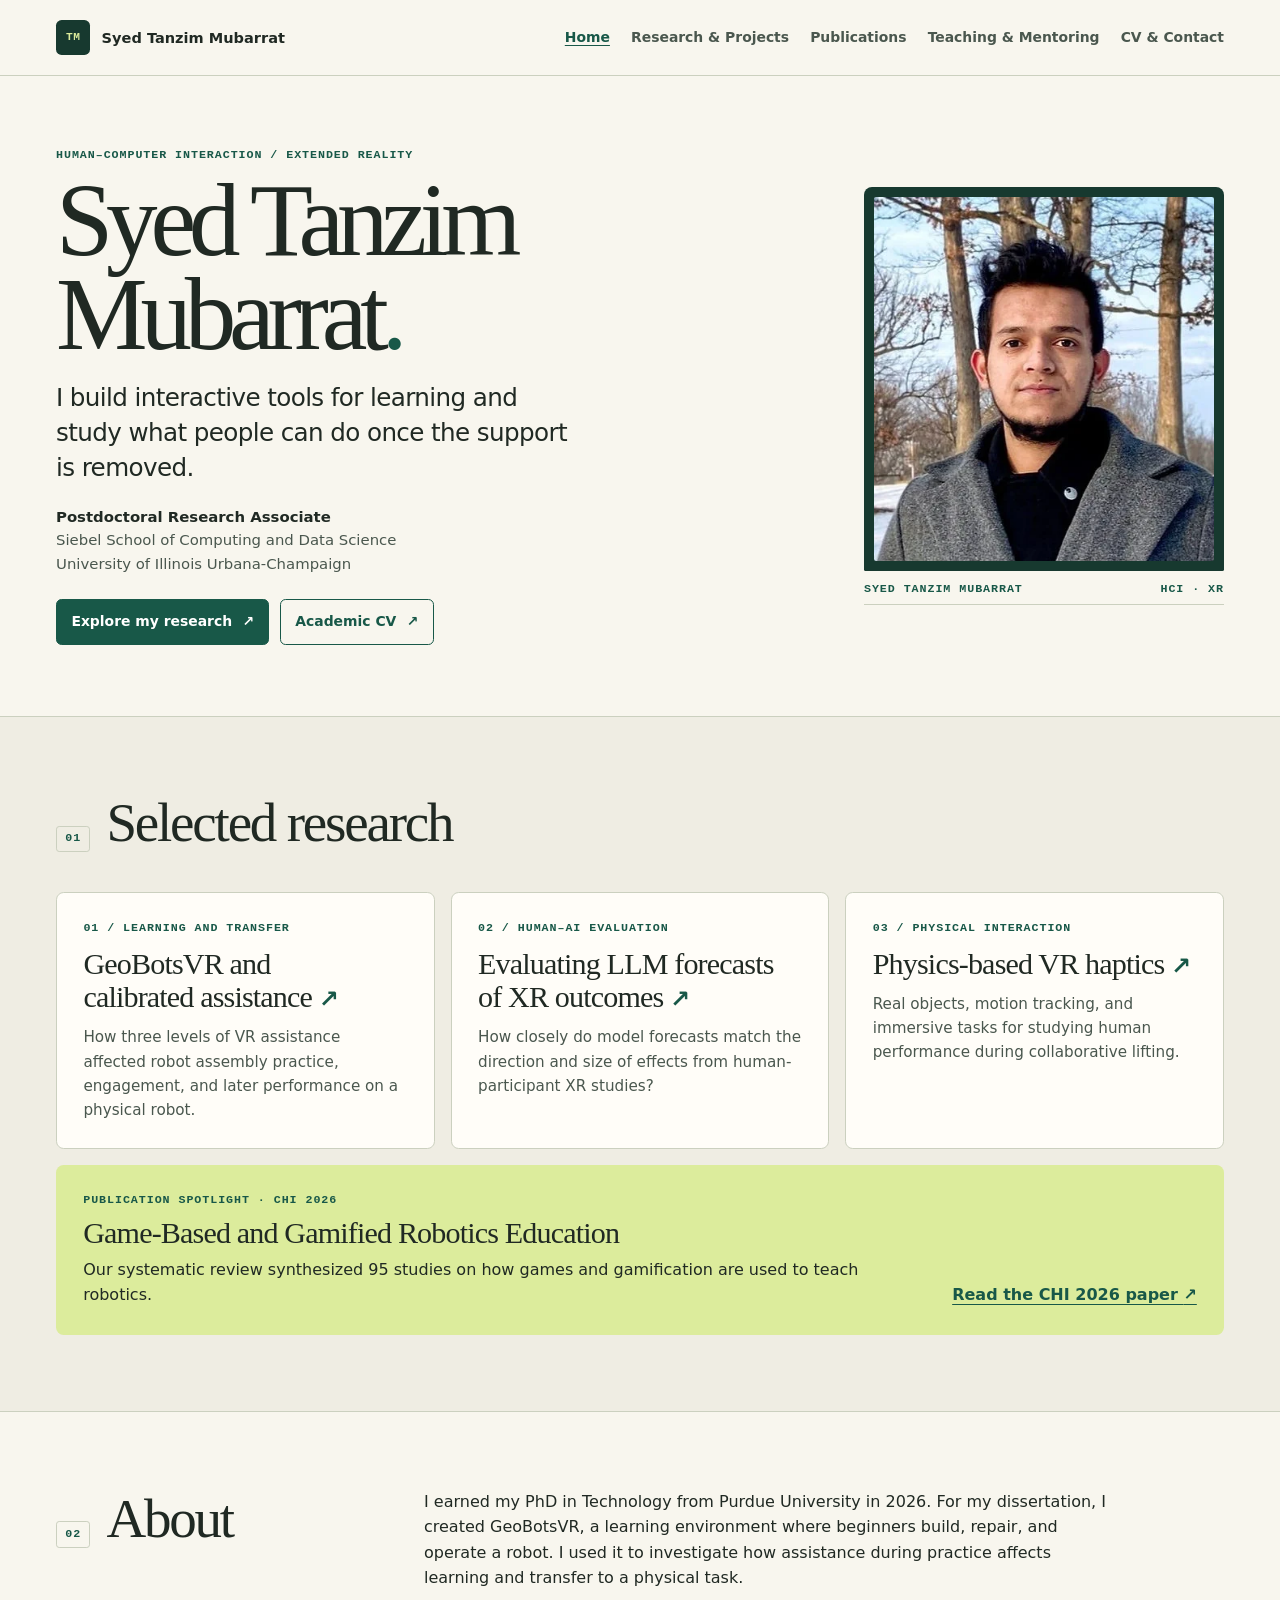
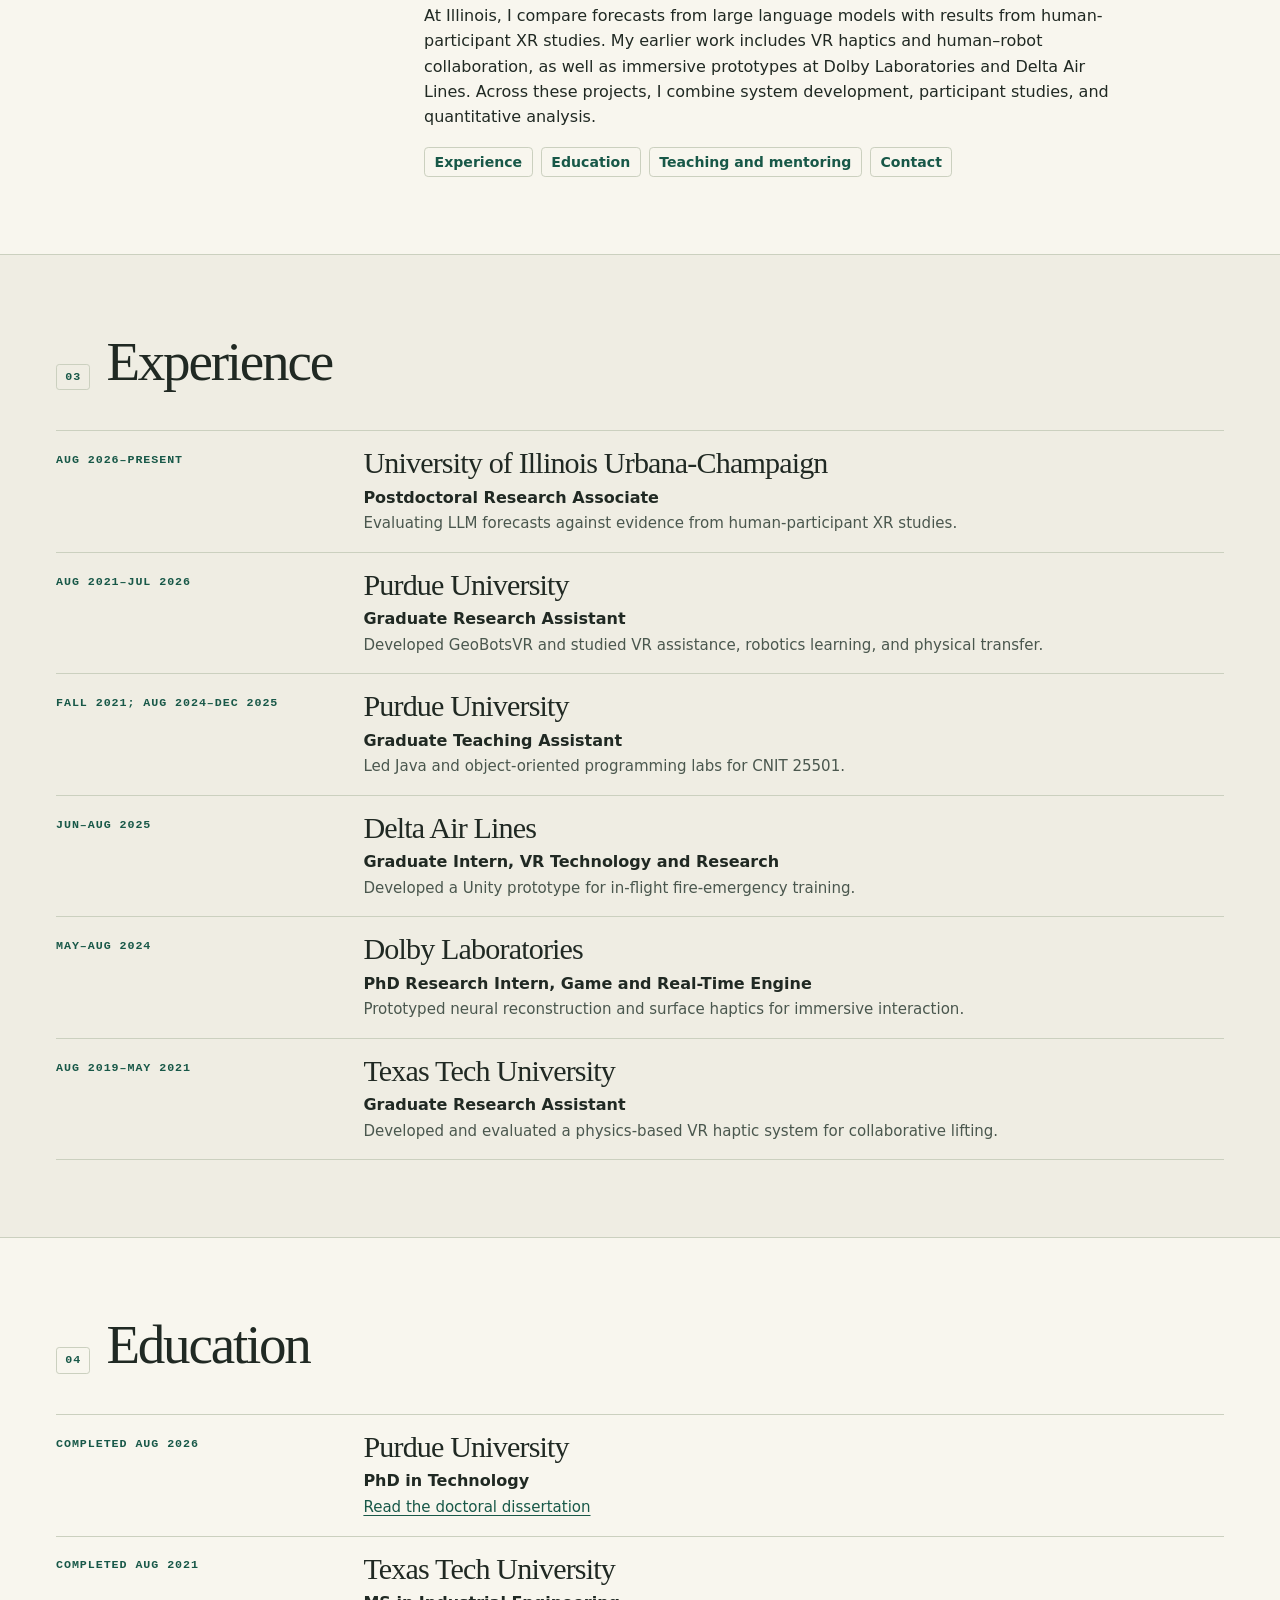
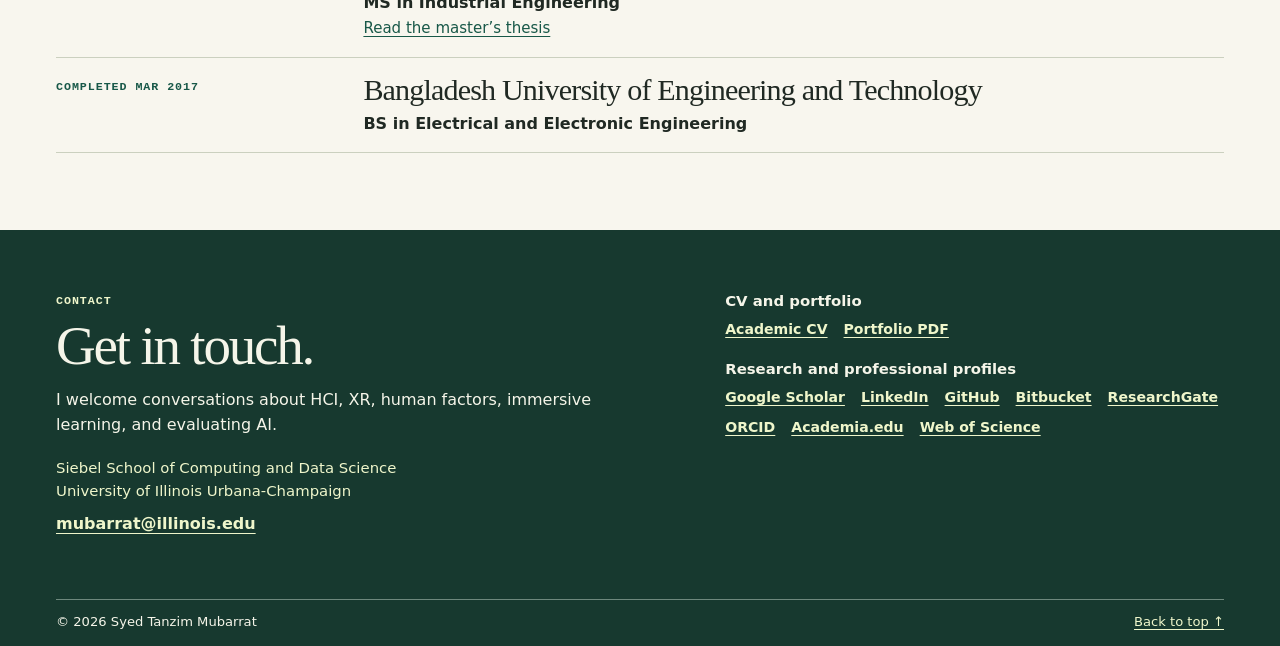
<file: index.html>
<!doctype html>
<html lang="en" id="top">
<head>
  <meta charset="utf-8">
  <meta name="viewport" content="width=device-width, initial-scale=1">
  <title>Syed Tanzim Mubarrat | HCI and XR Research</title>
  <meta name="description" content="Syed Tanzim Mubarrat is an HCI and XR researcher at UIUC studying immersive learning, human performance, assistance, and the evaluation of AI forecasts.">
  <meta name="theme-color" content="#f8f6ee">
  <link rel="canonical" href="https://tanzim99901.github.io/">
  <meta property="og:type" content="website">
  <meta property="og:title" content="Syed Tanzim Mubarrat | HCI and XR Research">
  <meta property="og:description" content="Syed Tanzim Mubarrat is an HCI and XR researcher at UIUC studying immersive learning, human performance, assistance, and the evaluation of AI forecasts.">
  <meta property="og:url" content="https://tanzim99901.github.io/">
  <meta property="og:image" content="https://tanzim99901.github.io/assets/portrait.webp">
  <meta name="twitter:card" content="summary">
  <link rel="icon" href="./assets/favicon.svg" type="image/svg+xml">
  <link rel="stylesheet" href="./assets/site.css">
</head>
<body>
<a class="skip" href="#main">Skip to content</a>
<header class="site-header">
  <div class="wrap header-inner">
    <a class="brand" href="./"><span class="brand-mark" aria-hidden="true">TM</span><span>Syed Tanzim Mubarrat</span></a>
    <nav aria-label="Main navigation"><ul><li><a href="./" aria-current="page">Home</a></li><li><a href="./projects/">Research &amp; Projects</a></li><li><a href="./publications/">Publications</a></li><li><a href="./teaching/">Teaching &amp; Mentoring</a></li><li><a href="./#contact">CV &amp; Contact</a></li></ul></nav>
  </div>
</header>
<main id="main" tabindex="-1">

<section class="hero wrap" aria-labelledby="home-title">
  <div class="hero-copy">
    <p class="eyebrow">Human–computer interaction / Extended reality</p>
    <h1 id="home-title">Syed Tanzim<br> Mubarrat<span class="accent">.</span></h1>
    <p class="hero-lead">I build interactive tools for learning and study what people can do once the support is removed.</p>
    <p class="affiliation"><strong>Postdoctoral Research Associate</strong><br>Siebel School of Computing and Data Science<br>University of Illinois Urbana-Champaign</p>
    <div class="actions"><a class="button primary" href="projects/">Explore my research <span aria-hidden="true">↗</span></a><a class="button secondary" href="https://drive.google.com/file/d/1D1xY_AAGLapWrzIIROSZ4q4ZvdYwWPhE/view?usp=sharing">Academic CV <span aria-hidden="true">↗</span></a></div>
  </div>
  <figure class="portrait">
  <div class="portrait-frame"><img class="portrait-image" src="./assets/portrait.webp" width="420" height="553" alt="Portrait of Syed Tanzim Mubarrat" fetchpriority="high"></div>
  <figcaption><span>Syed Tanzim Mubarrat</span><span>HCI · XR</span></figcaption>
</figure>
</section>
<section class="band" aria-labelledby="selected">
  <div class="wrap section">
    <div class="section-heading" id="selected">
  <span class="section-num" aria-hidden="true">01</span><h2>Selected research</h2>
</div>
    <div class="feature-grid">
      <article class="feature">
  <p class="eyebrow"><span aria-hidden="true">01 / </span>Learning and transfer</p>
  <h3><a href="projects/#geobots-assistance">GeoBotsVR and calibrated assistance <span aria-hidden="true">↗</span></a></h3>
  <p>How three levels of VR assistance affected robot assembly practice, engagement, and later performance on a physical robot.</p>
</article>
      <article class="feature">
  <p class="eyebrow"><span aria-hidden="true">02 / </span>Human–AI evaluation</p>
  <h3><a href="projects/#llm-xr">Evaluating LLM forecasts of XR outcomes <span aria-hidden="true">↗</span></a></h3>
  <p>How closely do model forecasts match the direction and size of effects from human-participant XR studies?</p>
</article>
      <article class="feature">
  <p class="eyebrow"><span aria-hidden="true">03 / </span>Physical interaction</p>
  <h3><a href="projects/#phyvirtual">Physics-based VR haptics <span aria-hidden="true">↗</span></a></h3>
  <p>Real objects, motion tracking, and immersive tasks for studying human performance during collaborative lifting.</p>
</article>
    </div>
    <aside class="paper-spotlight">
      <p class="eyebrow">Publication spotlight · CHI 2026</p>
      <div><h3>Game-Based and Gamified Robotics Education</h3><p>Our systematic review synthesized 95 studies on how games and gamification are used to teach robotics.</p></div>
      <a href="https://doi.org/10.1145/3772318.3791338">Read the CHI 2026 paper <span aria-hidden="true">↗</span></a>
    </aside>
  </div>
</section>
<section class="wrap section about" aria-labelledby="about">
  <div class="section-heading" id="about">
  <span class="section-num" aria-hidden="true">02</span><h2>About</h2>
</div>
  <div class="prose">
    <p>I earned my PhD in Technology from Purdue University in 2026. For my dissertation, I created GeoBotsVR, a learning environment where beginners build, repair, and operate a robot. I used it to investigate how assistance during practice affects learning and transfer to a physical task.</p>
    <p>At Illinois, I compare forecasts from large language models with results from human-participant XR studies. My earlier work includes VR haptics and human–robot collaboration, as well as immersive prototypes at Dolby Laboratories and Delta Air Lines. Across these projects, I combine system development, participant studies, and quantitative analysis.</p>
  </div>
  <nav class="jump" aria-label="Explore my background"><ul class="resource-list"><li><a href="#experience">Experience</a></li><li><a href="#education">Education</a></li><li><a href="teaching/">Teaching and mentoring</a></li><li><a href="#contact">Contact</a></li></ul></nav>
</section>
<div class="band">
  <section class="wrap section history" aria-labelledby="experience">
    <div class="section-heading" id="experience">
  <span class="section-num" aria-hidden="true">03</span><h2>Experience</h2>
</div>
    <ol class="timeline"><li>
  <p class="timeline-date">Aug 2026–present</p>
  <div><h3>University of Illinois Urbana-Champaign</h3><p class="timeline-role">Postdoctoral Research Associate</p><p>Evaluating LLM forecasts against evidence from human-participant XR studies.</p></div>
</li><li>
  <p class="timeline-date">Aug 2021–Jul 2026</p>
  <div><h3>Purdue University</h3><p class="timeline-role">Graduate Research Assistant</p><p>Developed GeoBotsVR and studied VR assistance, robotics learning, and physical transfer.</p></div>
</li><li>
  <p class="timeline-date">Fall 2021; Aug 2024–Dec 2025</p>
  <div><h3>Purdue University</h3><p class="timeline-role">Graduate Teaching Assistant</p><p>Led Java and object-oriented programming labs for CNIT 25501.</p></div>
</li><li>
  <p class="timeline-date">Jun–Aug 2025</p>
  <div><h3>Delta Air Lines</h3><p class="timeline-role">Graduate Intern, VR Technology and Research</p><p>Developed a Unity prototype for in-flight fire-emergency training.</p></div>
</li><li>
  <p class="timeline-date">May–Aug 2024</p>
  <div><h3>Dolby Laboratories</h3><p class="timeline-role">PhD Research Intern, Game and Real-Time Engine</p><p>Prototyped neural reconstruction and surface haptics for immersive interaction.</p></div>
</li><li>
  <p class="timeline-date">Aug 2019–May 2021</p>
  <div><h3>Texas Tech University</h3><p class="timeline-role">Graduate Research Assistant</p><p>Developed and evaluated a physics-based VR haptic system for collaborative lifting.</p></div>
</li></ol>
  </section>
</div>
<section class="wrap section history" aria-labelledby="education">
  <div class="section-heading" id="education">
  <span class="section-num" aria-hidden="true">04</span><h2>Education</h2>
</div>
  <ol class="timeline"><li>
  <p class="timeline-date">Completed Aug 2026</p>
  <div><h3>Purdue University</h3><p class="timeline-role">PhD in Technology</p><p><a href="https://doi.org/10.25394/PGS.33103967">Read the doctoral dissertation</a></p></div>
</li><li>
  <p class="timeline-date">Completed Aug 2021</p>
  <div><h3>Texas Tech University</h3><p class="timeline-role">MS in Industrial Engineering</p><p><a href="https://ttu-ir.tdl.org/items/cf0d96fe-29f5-477f-bb84-0d06a07d3ba6">Read the master’s thesis</a></p></div>
</li><li>
  <p class="timeline-date">Completed Mar 2017</p>
  <div><h3>Bangladesh University of Engineering and Technology</h3><p class="timeline-role">BS in Electrical and Electronic Engineering</p></div>
</li></ol>
</section>
</main>
<footer class="site-footer" id="contact">
  <div class="wrap footer-grid">
    <div>
      <p class="eyebrow">Contact</p>
      <h2>Get in touch.</h2>
      <p>I welcome conversations about HCI, XR, human factors, immersive learning, and evaluating AI.</p>
      <p class="affiliation">Siebel School of Computing and Data Science<br>University of Illinois Urbana-Champaign</p>
      <a class="footer-email" href="mailto:mubarrat@illinois.edu">mubarrat@illinois.edu</a>
    </div>
    <div class="footer-links">
      <h3>CV and portfolio</h3>
      <ul class="resource-list"><li><a href="https://drive.google.com/file/d/1D1xY_AAGLapWrzIIROSZ4q4ZvdYwWPhE/view?usp=sharing">Academic CV</a></li><li><a href="https://drive.google.com/file/d/1G3MaA5H3U4qgp_IEez78vlFeiRUv5wRX/view?usp=drive_link">Portfolio PDF</a></li></ul>
      <h3>Research and professional profiles</h3>
      <ul class="resource-list"><li><a href="https://scholar.google.com/citations?user=T627VzYAAAAJ&amp;hl=en">Google Scholar</a></li><li><a href="https://www.linkedin.com/in/syed-tanzim-mubarrat-862bb2106/">LinkedIn</a></li><li><a href="https://github.com/tanzim99901">GitHub</a></li><li><a href="https://bitbucket.org/tanzim99901/workspace/repositories/">Bitbucket</a></li><li><a href="https://www.researchgate.net/profile/Syed-Tanzim-Mubarrat">ResearchGate</a></li><li><a href="https://orcid.org/0000-0002-9702-8901">ORCID</a></li><li><a href="https://purdue.academia.edu/SyedTanzimMubarrat">Academia.edu</a></li><li><a href="https://www.webofscience.com/wos/author/record/JAC-0794-2023">Web of Science</a></li></ul>
    </div>
  </div>
  <div class="wrap footer-bottom"><span>© 2026 Syed Tanzim Mubarrat</span><a href="#top">Back to top <span aria-hidden="true">↑</span></a></div>
</footer>
</body>
</html>
</file>
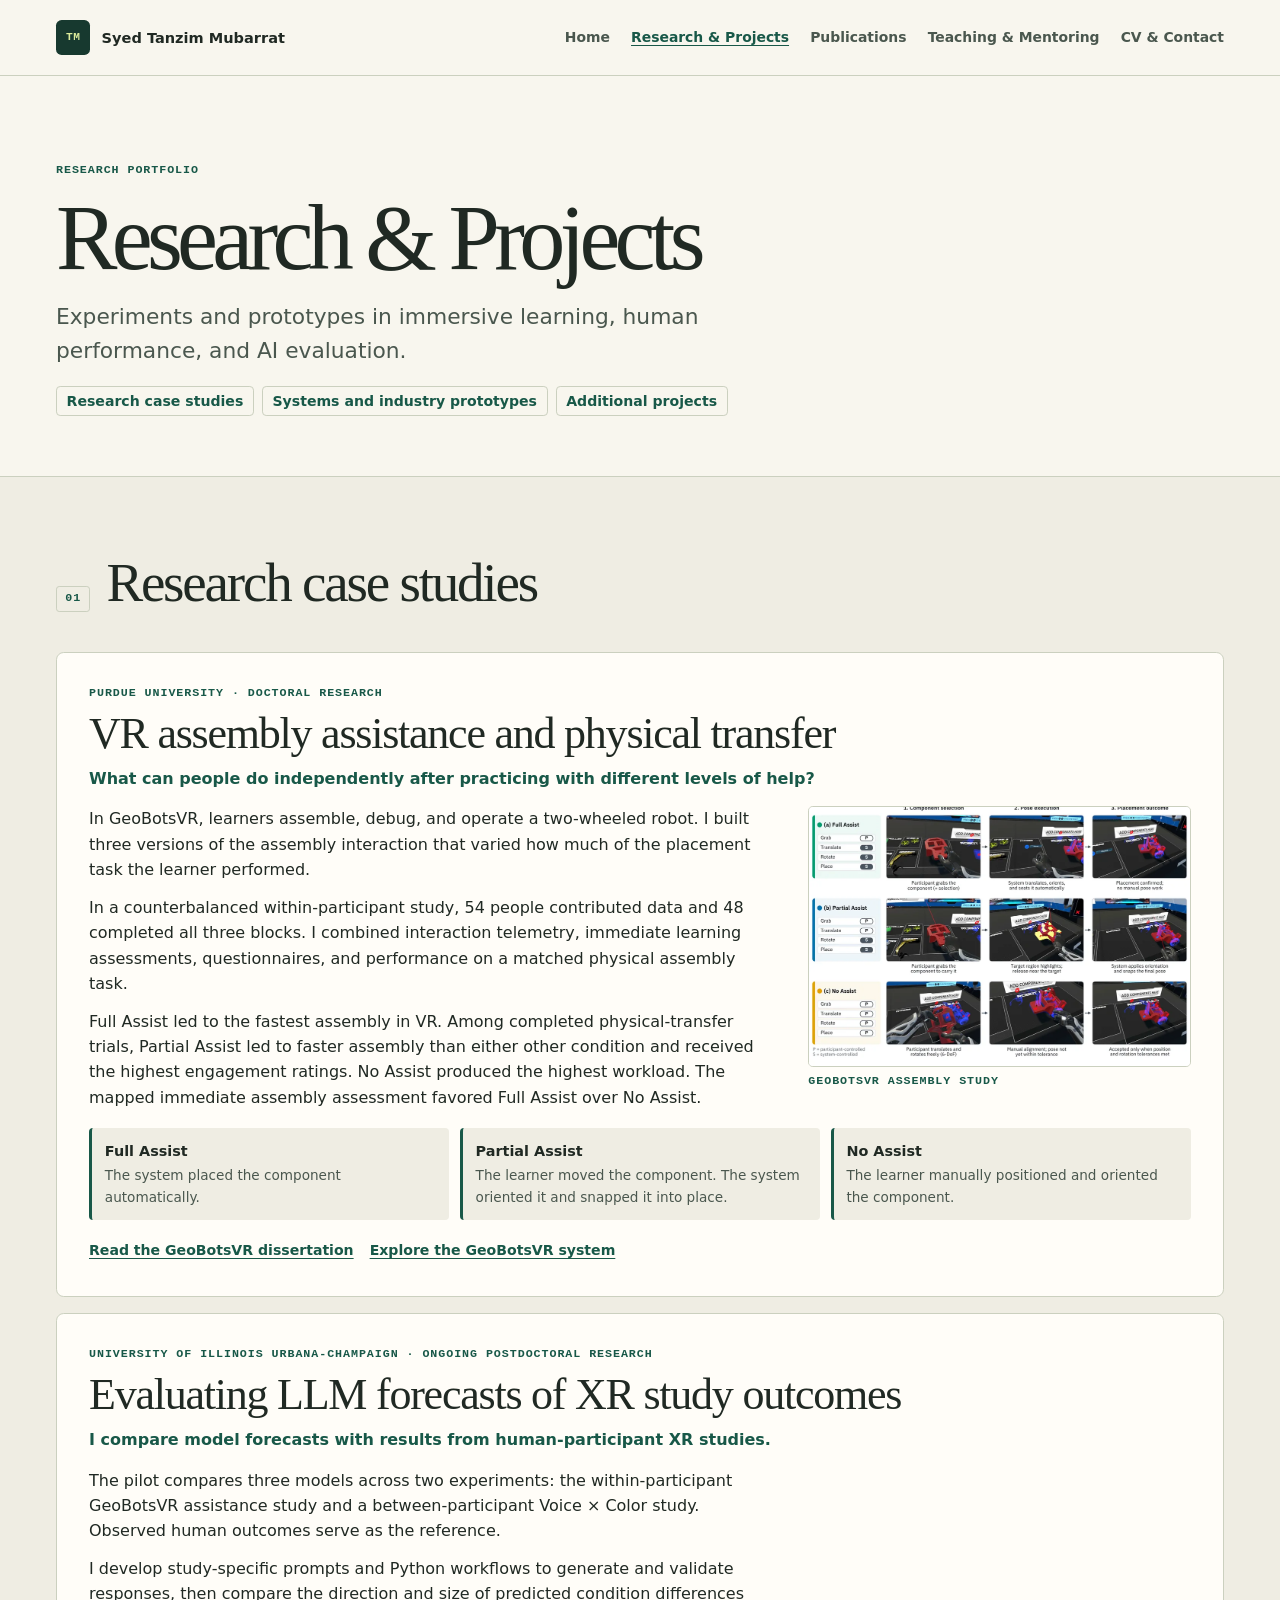
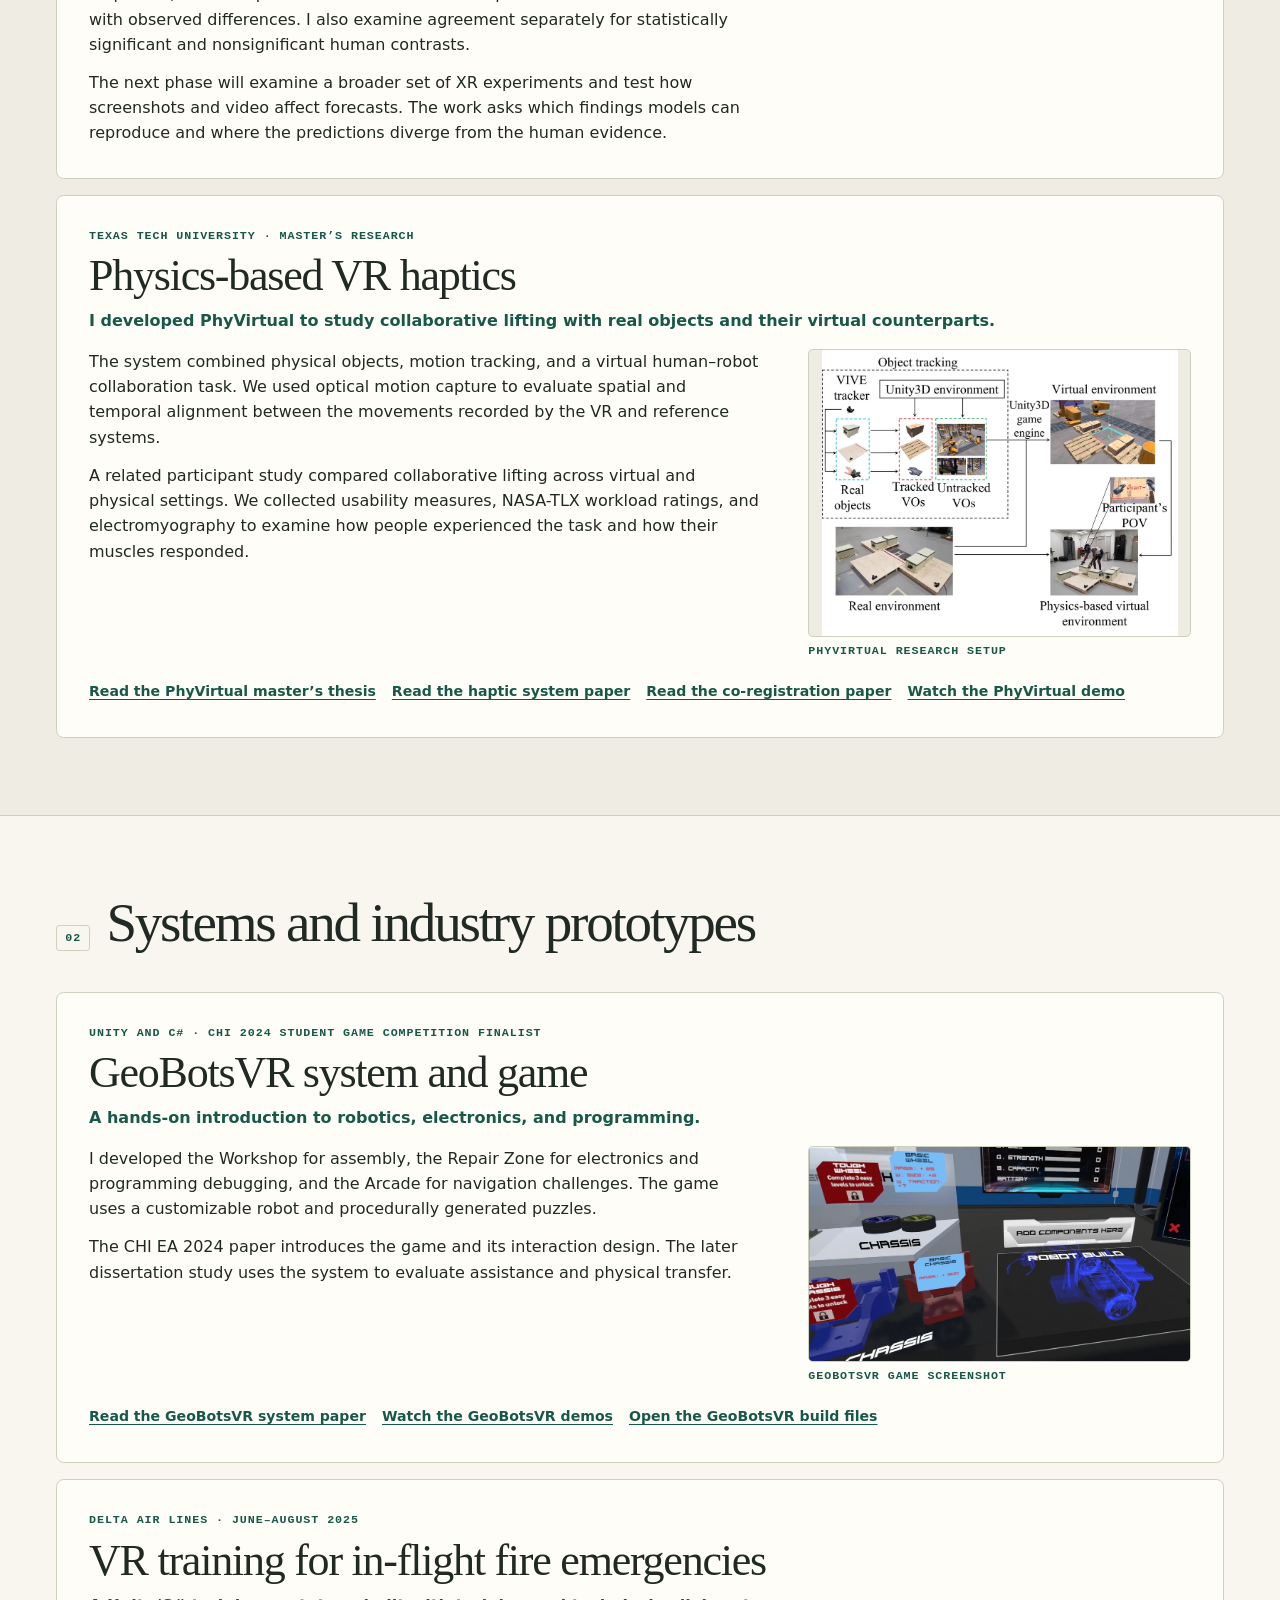
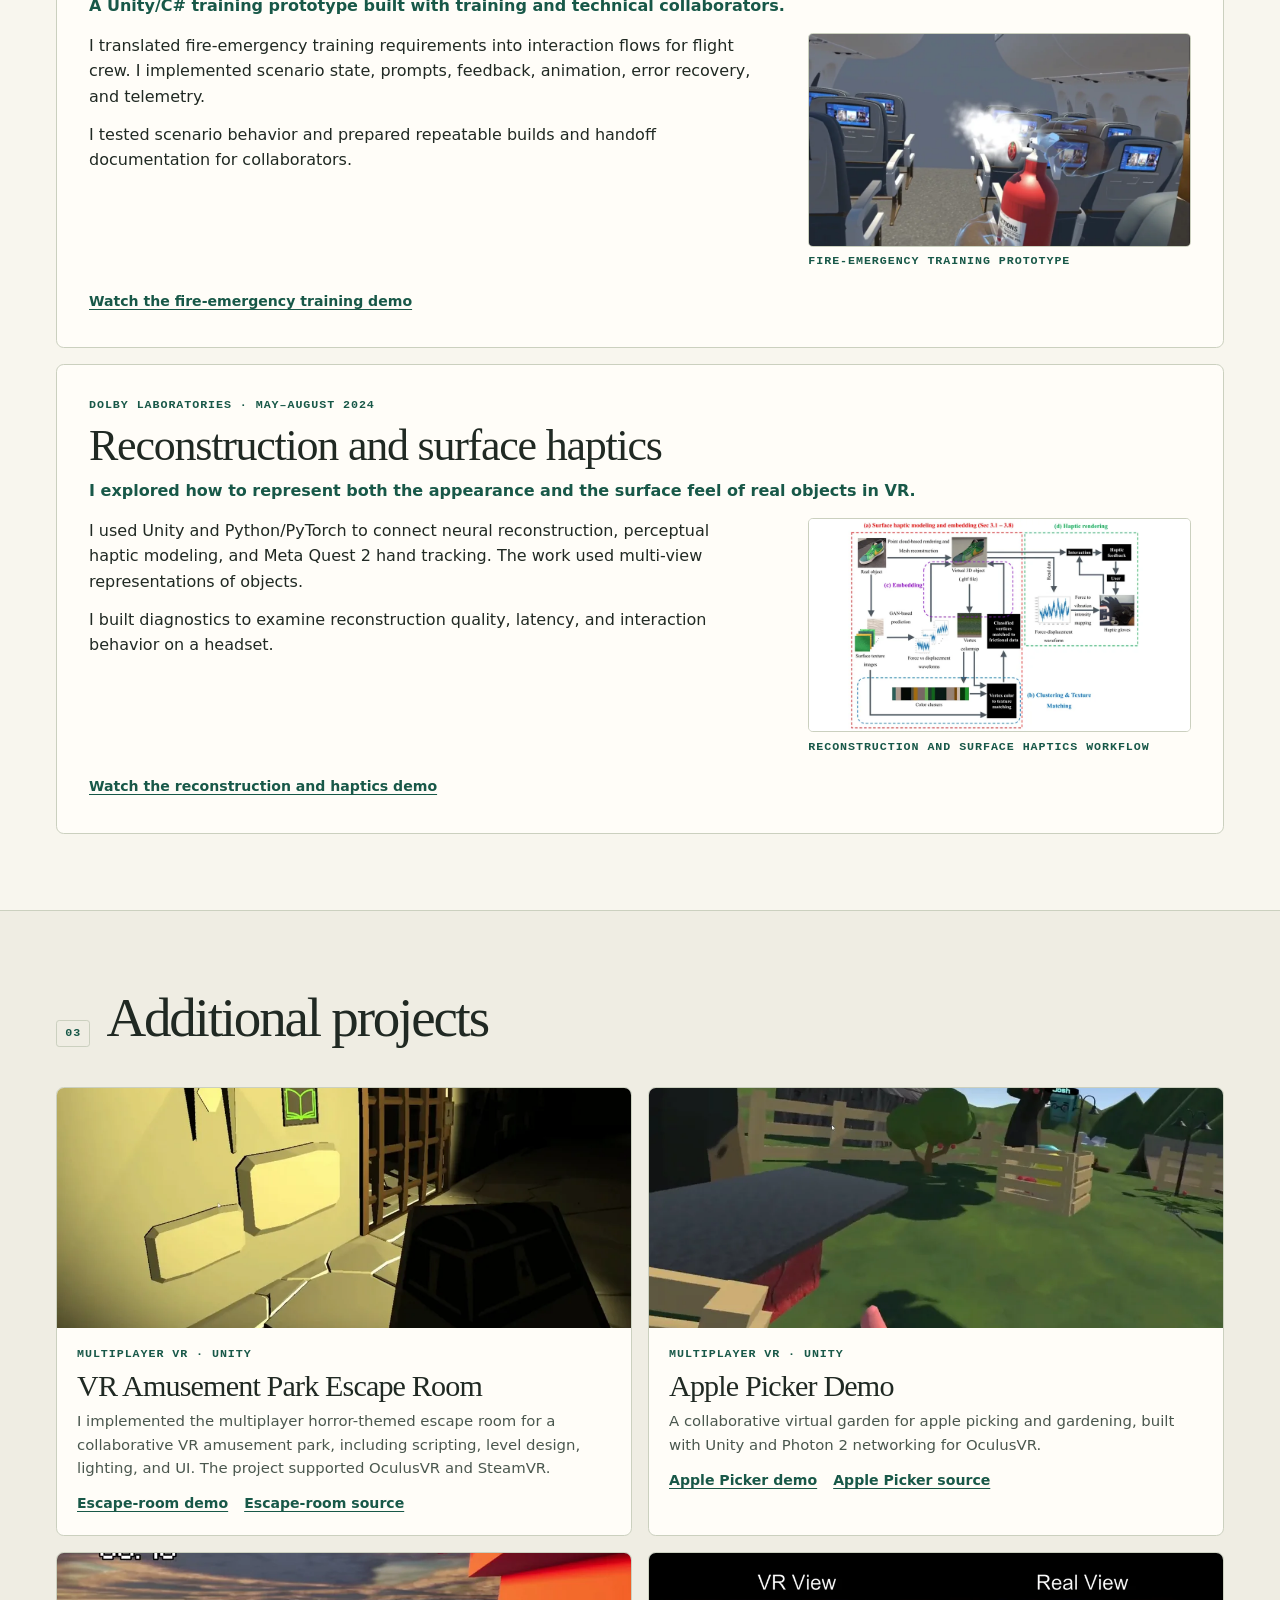
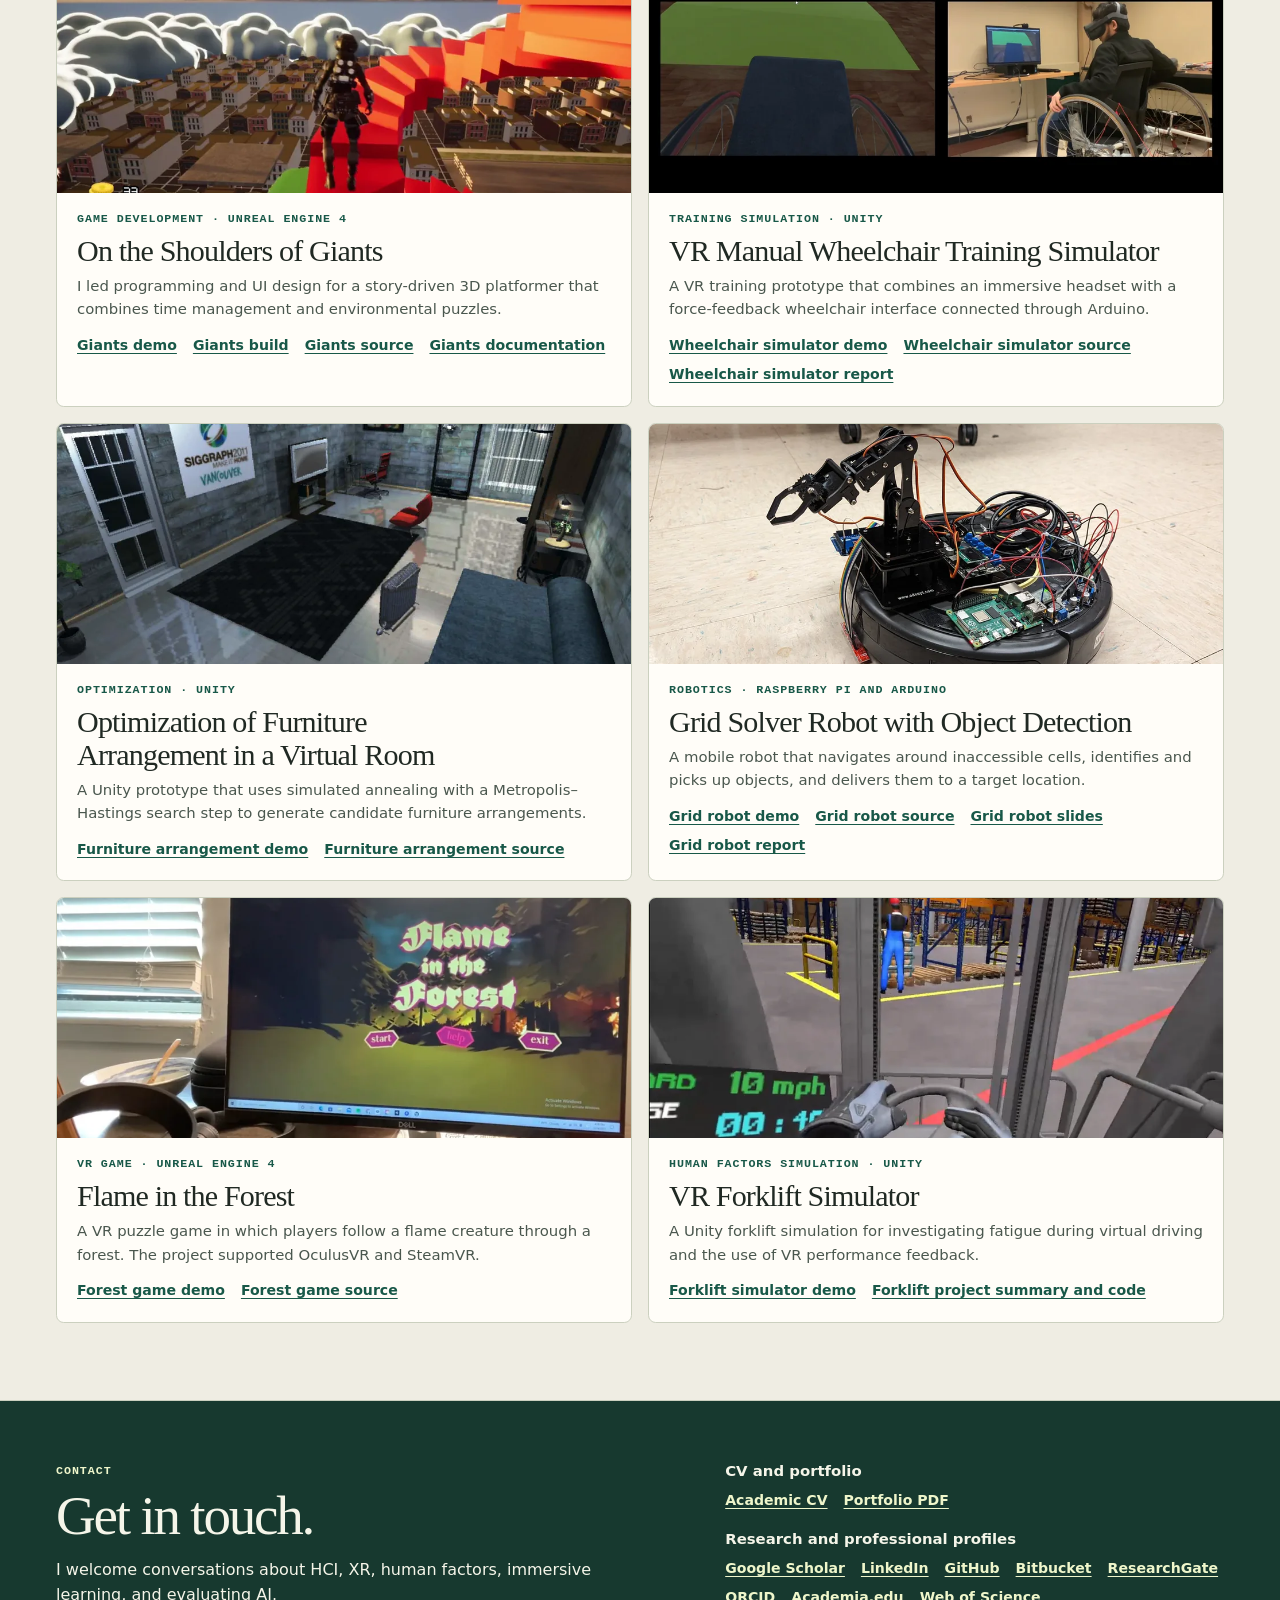
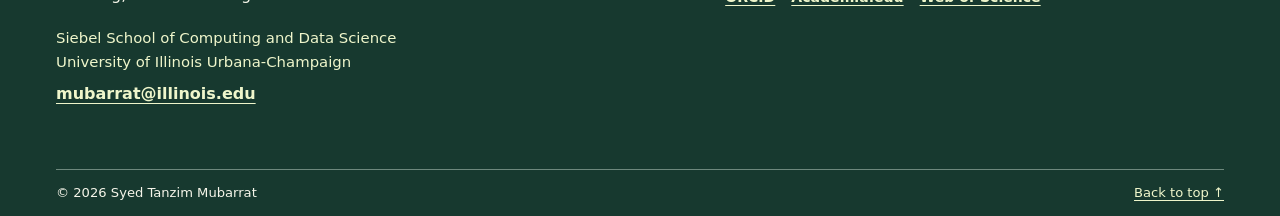
<file: projects/index.html>
<!doctype html>
<html lang="en" id="top">
<head>
  <meta charset="utf-8">
  <meta name="viewport" content="width=device-width, initial-scale=1">
  <title>Research and Projects | Syed Tanzim Mubarrat</title>
  <meta name="description" content="Explore research in VR learning, physical transfer, haptics, human performance, and evaluating LLM forecasts against human studies.">
  <meta name="theme-color" content="#f8f6ee">
  <link rel="canonical" href="https://tanzim99901.github.io/projects/">
  <meta property="og:type" content="website">
  <meta property="og:title" content="Research and Projects | Syed Tanzim Mubarrat">
  <meta property="og:description" content="Explore research in VR learning, physical transfer, haptics, human performance, and evaluating LLM forecasts against human studies.">
  <meta property="og:url" content="https://tanzim99901.github.io/projects/">
  <meta property="og:image" content="https://tanzim99901.github.io/assets/portrait.webp">
  <meta name="twitter:card" content="summary">
  <link rel="icon" href="../assets/favicon.svg" type="image/svg+xml">
  <link rel="stylesheet" href="../assets/site.css">
</head>
<body>
<a class="skip" href="#main">Skip to content</a>
<header class="site-header">
  <div class="wrap header-inner">
    <a class="brand" href="../"><span class="brand-mark" aria-hidden="true">TM</span><span>Syed Tanzim Mubarrat</span></a>
    <nav aria-label="Main navigation"><ul><li><a href="../">Home</a></li><li><a href="../projects/" aria-current="page">Research &amp; Projects</a></li><li><a href="../publications/">Publications</a></li><li><a href="../teaching/">Teaching &amp; Mentoring</a></li><li><a href="../#contact">CV &amp; Contact</a></li></ul></nav>
  </div>
</header>
<main id="main" tabindex="-1">

<section class="page-intro wrap">
  <p class="eyebrow">Research portfolio</p>
  <h1>Research &amp; Projects</h1>
  <p class="lead">Experiments and prototypes in immersive learning, human performance, and AI evaluation.</p>
  <nav class="jump" aria-label="On this page"><ul class="resource-list"><li><a href="#research">Research case studies</a></li><li><a href="#systems">Systems and industry prototypes</a></li><li><a href="#archive">Additional projects</a></li></ul></nav>
</section>
<div class="band">
  <section class="wrap section" aria-labelledby="research">
    <div class="section-heading" id="research">
  <span class="section-num" aria-hidden="true">01</span><h2>Research case studies</h2>
</div>
    <article class="case" id="geobots-assistance">
  <div class="case-header">
    <p class="eyebrow">Purdue University · Doctoral research</p>
    <h3>VR assembly assistance and physical transfer</h3>
    <p class="case-summary">What can people do independently after practicing with different levels of help?</p>
  </div>
  <div class="case-body case-with-figure">
    <div class="prose"><p>In GeoBotsVR, learners assemble, debug, and operate a two-wheeled robot. I built three versions of the assembly interaction that varied how much of the placement task the learner performed.</p><p>In a counterbalanced within-participant study, 54 people contributed data and 48 completed all three blocks. I combined interaction telemetry, immediate learning assessments, questionnaires, and performance on a matched physical assembly task.</p><p>Full Assist led to the fastest assembly in VR. Among completed physical-transfer trials, Partial Assist led to faster assembly than either other condition and received the highest engagement ratings. No Assist produced the highest workload. The mapped immediate assembly assessment favored Full Assist over No Assist.</p></div>
    <figure class="case-figure"><img class="case-image" src="../assets/assembly.webp" width="1000" height="679" alt="GeoBotsVR assembly-assistance comparison" loading="lazy" decoding="async"><figcaption>GeoBotsVR assembly study</figcaption></figure>
  </div>
  <dl class="conditions"><div><dt>Full Assist</dt><dd>The system placed the component automatically.</dd></div><div><dt>Partial Assist</dt><dd>The learner moved the component. The system oriented it and snapped it into place.</dd></div><div><dt>No Assist</dt><dd>The learner manually positioned and oriented the component.</dd></div></dl>
  <ul class="resource-list"><li><a href="https://doi.org/10.25394/PGS.33103967">Read the GeoBotsVR dissertation</a></li><li><a href="#geobots-system">Explore the GeoBotsVR system</a></li></ul>
</article>
    <article class="case" id="llm-xr">
  <div class="case-header">
    <p class="eyebrow">University of Illinois Urbana-Champaign · Ongoing postdoctoral research</p>
    <h3>Evaluating LLM forecasts of XR study outcomes</h3>
    <p class="case-summary">I compare model forecasts with results from human-participant XR studies.</p>
  </div>
  <div class="case-body">
    <div class="prose"><p>The pilot compares three models across two experiments: the within-participant GeoBotsVR assistance study and a between-participant Voice × Color study. Observed human outcomes serve as the reference.</p><p>I develop study-specific prompts and Python workflows to generate and validate responses, then compare the direction and size of predicted condition differences with observed differences. I also examine agreement separately for statistically significant and nonsignificant human contrasts.</p><p>The next phase will examine a broader set of XR experiments and test how screenshots and video affect forecasts. The work asks which findings models can reproduce and where the predictions diverge from the human evidence.</p></div>
    
  </div>
  
  
</article>
    <article class="case" id="phyvirtual">
  <div class="case-header">
    <p class="eyebrow">Texas Tech University · Master’s research</p>
    <h3>Physics-based VR haptics</h3>
    <p class="case-summary">I developed PhyVirtual to study collaborative lifting with real objects and their virtual counterparts.</p>
  </div>
  <div class="case-body case-with-figure">
    <div class="prose"><p>The system combined physical objects, motion tracking, and a virtual human–robot collaboration task. We used optical motion capture to evaluate spatial and temporal alignment between the movements recorded by the VR and reference systems.</p><p>A related participant study compared collaborative lifting across virtual and physical settings. We collected usability measures, NASA-TLX workload ratings, and electromyography to examine how people experienced the task and how their muscles responded.</p></div>
    <figure class="case-figure"><img class="case-image" src="../assets/haptics.webp" width="1000" height="803" alt="Study setup for physics-based VR haptics and collaborative lifting" loading="lazy" decoding="async"><figcaption>PhyVirtual research setup</figcaption></figure>
  </div>
  
  <ul class="resource-list"><li><a href="https://ttu-ir.tdl.org/items/cf0d96fe-29f5-477f-bb84-0d06a07d3ba6">Read the PhyVirtual master’s thesis</a></li><li><a href="https://doi.org/10.1109/THMS.2024.3407109">Read the haptic system paper</a></li><li><a href="https://doi.org/10.1109/ACCESS.2024.3391186">Read the co-registration paper</a></li><li><a href="https://drive.google.com/file/d/1ZmBqJRAEJrnaNyEKl1sIhN0GsoOaRDa5/view">Watch the PhyVirtual demo</a></li></ul>
</article>
  </section>
</div>
<section class="wrap section" aria-labelledby="systems">
  <div class="section-heading" id="systems">
  <span class="section-num" aria-hidden="true">02</span><h2>Systems and industry prototypes</h2>
</div>
  <article class="case" id="geobots-system">
  <div class="case-header">
    <p class="eyebrow">Unity and C# · CHI 2024 Student Game Competition finalist</p>
    <h3>GeoBotsVR system and game</h3>
    <p class="case-summary">A hands-on introduction to robotics, electronics, and programming.</p>
  </div>
  <div class="case-body case-with-figure">
    <div class="prose"><p>I developed the Workshop for assembly, the Repair Zone for electronics and programming debugging, and the Arcade for navigation challenges. The game uses a customizable robot and procedurally generated puzzles.</p><p>The CHI EA 2024 paper introduces the game and its interaction design. The later dissertation study uses the system to evaluate assistance and physical transfer.</p></div>
    <figure class="case-figure"><img class="case-image" src="../assets/geobots.webp" width="1000" height="563" alt="Screenshot from the GeoBotsVR robotics learning game" loading="lazy" decoding="async"><figcaption>GeoBotsVR game screenshot</figcaption></figure>
  </div>
  
  <ul class="resource-list"><li><a href="https://doi.org/10.1145/3613905.3648111">Read the GeoBotsVR system paper</a></li><li><a href="https://drive.google.com/drive/folders/1kcu2UVRQ-sJ5N2cvrgi60Clc9l6c33z6?usp=drive_link">Watch the GeoBotsVR demos</a></li><li><a href="https://drive.google.com/drive/folders/1y-uOV6K8QjUvEsm0uGNBWdqH924k8Nuy?usp=drive_link">Open the GeoBotsVR build files</a></li></ul>
</article>
  <article class="case" id="delta-fire-training">
  <div class="case-header">
    <p class="eyebrow">Delta Air Lines · June–August 2025</p>
    <h3>VR training for in-flight fire emergencies</h3>
    <p class="case-summary">A Unity/C# training prototype built with training and technical collaborators.</p>
  </div>
  <div class="case-body case-with-figure">
    <div class="prose"><p>I translated fire-emergency training requirements into interaction flows for flight crew. I implemented scenario state, prompts, feedback, animation, error recovery, and telemetry.</p><p>I tested scenario behavior and prepared repeatable builds and handoff documentation for collaborators.</p></div>
    <figure class="case-figure"><img class="case-image" src="../assets/delta.webp" width="1000" height="556" alt="Frame from the in-flight fire-emergency VR training prototype" loading="lazy" decoding="async"><figcaption>Fire-emergency training prototype</figcaption></figure>
  </div>
  
  <ul class="resource-list"><li><a href="https://drive.google.com/file/d/1B22k8-5j4I4bo4NSjPl2LwvqEAM91IuJ/view">Watch the fire-emergency training demo</a></li></ul>
</article>
  <article class="case" id="dolby-haptics">
  <div class="case-header">
    <p class="eyebrow">Dolby Laboratories · May–August 2024</p>
    <h3>Reconstruction and surface haptics</h3>
    <p class="case-summary">I explored how to represent both the appearance and the surface feel of real objects in VR.</p>
  </div>
  <div class="case-body case-with-figure">
    <div class="prose"><p>I used Unity and Python/PyTorch to connect neural reconstruction, perceptual haptic modeling, and Meta Quest 2 hand tracking. The work used multi-view representations of objects.</p><p>I built diagnostics to examine reconstruction quality, latency, and interaction behavior on a headset.</p></div>
    <figure class="case-figure"><img class="case-image" src="../assets/dolby.webp" width="1000" height="558" alt="Workflow diagram for virtual object reconstruction and surface haptic modeling" loading="lazy" decoding="async"><figcaption>Reconstruction and surface haptics workflow</figcaption></figure>
  </div>
  
  <ul class="resource-list"><li><a href="https://drive.google.com/file/d/1BjM2_tywS-OrgZf9MUrpomY5KwyVeHIq/view">Watch the reconstruction and haptics demo</a></li></ul>
</article>
</section>
<div class="band">
  <section class="wrap section" aria-labelledby="archive">
    <div class="section-heading" id="archive">
  <span class="section-num" aria-hidden="true">03</span><h2>Additional projects</h2>
</div>
    <div class="archive-grid"><article class="archive-card" id="escape-room">
  <img class="archive-image" src="../assets/escape-room.webp" width="1000" height="561" alt="" loading="lazy" decoding="async">
  <div class="archive-copy"><p class="eyebrow">Multiplayer VR · Unity</p><h3>VR Amusement Park Escape Room</h3><p>I implemented the multiplayer horror-themed escape room for a collaborative VR amusement park, including scripting, level design, lighting, and UI. The project supported OculusVR and SteamVR.</p><ul class="resource-list"><li><a href="https://drive.google.com/file/d/1TXpFamh_cFw8roNDpXdbwpLQl1kk04FK/view">Escape-room demo</a></li><li><a href="https://github.com/metalimangal/CollabVR_AmusementPark">Escape-room source</a></li></ul></div>
</article><article class="archive-card" id="apple-picker">
  <img class="archive-image" src="../assets/apple-picker.webp" width="1000" height="560" alt="" loading="lazy" decoding="async">
  <div class="archive-copy"><p class="eyebrow">Multiplayer VR · Unity</p><h3>Apple Picker Demo</h3><p>A collaborative virtual garden for apple picking and gardening, built with Unity and Photon 2 networking for OculusVR.</p><ul class="resource-list"><li><a href="https://www.youtube.com/watch?v=MCFGCUhp5ng">Apple Picker demo</a></li><li><a href="https://bitbucket.org/tanzim99901/cgt516_collproj01/src/tanzim_CompleteGame/">Apple Picker source</a></li></ul></div>
</article><article class="archive-card" id="giants">
  <img class="archive-image" src="../assets/giants.webp" width="1000" height="561" alt="" loading="lazy" decoding="async">
  <div class="archive-copy"><p class="eyebrow">Game development · Unreal Engine 4</p><h3>On the Shoulders of Giants</h3><p>I led programming and UI design for a story-driven 3D platformer that combines time management and environmental puzzles.</p><ul class="resource-list"><li><a href="https://www.youtube.com/watch?v=-ys7wwYI0ps">Giants demo</a></li><li><a href="https://drive.google.com/file/d/1reHB6wwNVrkuLzS2VG3iQkpffW8X8l5P/view">Giants build</a></li><li><a href="https://bitbucket.org/tanzim99901/otsog/src/master/">Giants source</a></li><li><a href="https://drive.google.com/file/d/1VYiCtdlQQlYrAkQYhb_vc_bHCgvf9gxy/view">Giants documentation</a></li></ul></div>
</article><article class="archive-card" id="wheelchair">
  <img class="archive-image" src="../assets/wheelchair.webp" width="1000" height="543" alt="" loading="lazy" decoding="async">
  <div class="archive-copy"><p class="eyebrow">Training simulation · Unity</p><h3>VR Manual Wheelchair Training Simulator</h3><p>A VR training prototype that combines an immersive headset with a force-feedback wheelchair interface connected through Arduino.</p><ul class="resource-list"><li><a href="https://www.youtube.com/watch?v=6bh4-pL0I9w">Wheelchair simulator demo</a></li><li><a href="https://bitbucket.org/tanzim99901/vr-mwc-training-simulation-system/src/master/">Wheelchair simulator source</a></li><li><a href="https://drive.google.com/file/d/1xawBcGgKFTCw4SNoEMfNbPY7RGbDBeFI/view">Wheelchair simulator report</a></li></ul></div>
</article><article class="archive-card" id="furniture">
  <img class="archive-image" src="../assets/furniture.webp" width="1000" height="605" alt="" loading="lazy" decoding="async">
  <div class="archive-copy"><p class="eyebrow">Optimization · Unity</p><h3>Optimization of Furniture Arrangement in a Virtual Room</h3><p>A Unity prototype that uses simulated annealing with a Metropolis–Hastings search step to generate candidate furniture arrangements.</p><ul class="resource-list"><li><a href="https://www.youtube.com/watch?v=AKmWLBChhPA">Furniture arrangement demo</a></li><li><a href="https://bitbucket.org/tanzim99901/automatic-optimization-of-furniture-arrangement/src/master/">Furniture arrangement source</a></li></ul></div>
</article><article class="archive-card" id="grid-robot">
  <img class="archive-image" src="../assets/grid-robot.webp" width="1000" height="753" alt="" loading="lazy" decoding="async">
  <div class="archive-copy"><p class="eyebrow">Robotics · Raspberry Pi and Arduino</p><h3>Grid Solver Robot with Object Detection</h3><p>A mobile robot that navigates around inaccessible cells, identifies and picks up objects, and delivers them to a target location.</p><ul class="resource-list"><li><a href="https://www.youtube.com/watch?v=SygIzt9ggUc">Grid robot demo</a></li><li><a href="https://bitbucket.org/tanzim99901/grid-solver-robot-with-object-detection-functionality/src/master/">Grid robot source</a></li><li><a href="https://drive.google.com/file/d/1xk7hZFpkLrxH_VBgBpdKZ6DTIT_NkT-a/view">Grid robot slides</a></li><li><a href="https://drive.google.com/file/d/1xrza-Q9TvdkdWuVROtip8Y-SXPOw1Src/view">Grid robot report</a></li></ul></div>
</article><article class="archive-card" id="forest">
  <img class="archive-image" src="../assets/forest.webp" width="1000" height="562" alt="" loading="lazy" decoding="async">
  <div class="archive-copy"><p class="eyebrow">VR game · Unreal Engine 4</p><h3>Flame in the Forest</h3><p>A VR puzzle game in which players follow a flame creature through a forest. The project supported OculusVR and SteamVR.</p><ul class="resource-list"><li><a href="https://drive.google.com/file/d/1toCbFys06IcujYg0gSRfEmQN6SFu-9rw/view">Forest game demo</a></li><li><a href="https://bitbucket.org/tanzim99901/flameintheforest/src/master/">Forest game source</a></li></ul></div>
</article><article class="archive-card" id="forklift">
  <img class="archive-image" src="../assets/forklift.webp" width="1000" height="561" alt="" loading="lazy" decoding="async">
  <div class="archive-copy"><p class="eyebrow">Human factors simulation · Unity</p><h3>VR Forklift Simulator</h3><p>A Unity forklift simulation for investigating fatigue during virtual driving and the use of VR performance feedback.</p><ul class="resource-list"><li><a href="https://drive.google.com/file/d/1TOUk4YbP6ds5OvcX2bLZXdLo2ps8LIA8/view">Forklift simulator demo</a></li><li><a href="https://github.com/tanzim99901/-Evaluating-the-effect-of-fatigue-on-virtual-forklift-driving-">Forklift project summary and code</a></li></ul></div>
</article></div>
  </section>
</div>
</main>
<footer class="site-footer" id="contact">
  <div class="wrap footer-grid">
    <div>
      <p class="eyebrow">Contact</p>
      <h2>Get in touch.</h2>
      <p>I welcome conversations about HCI, XR, human factors, immersive learning, and evaluating AI.</p>
      <p class="affiliation">Siebel School of Computing and Data Science<br>University of Illinois Urbana-Champaign</p>
      <a class="footer-email" href="mailto:mubarrat@illinois.edu">mubarrat@illinois.edu</a>
    </div>
    <div class="footer-links">
      <h3>CV and portfolio</h3>
      <ul class="resource-list"><li><a href="https://drive.google.com/file/d/1D1xY_AAGLapWrzIIROSZ4q4ZvdYwWPhE/view?usp=sharing">Academic CV</a></li><li><a href="https://drive.google.com/file/d/1G3MaA5H3U4qgp_IEez78vlFeiRUv5wRX/view?usp=drive_link">Portfolio PDF</a></li></ul>
      <h3>Research and professional profiles</h3>
      <ul class="resource-list"><li><a href="https://scholar.google.com/citations?user=T627VzYAAAAJ&amp;hl=en">Google Scholar</a></li><li><a href="https://www.linkedin.com/in/syed-tanzim-mubarrat-862bb2106/">LinkedIn</a></li><li><a href="https://github.com/tanzim99901">GitHub</a></li><li><a href="https://bitbucket.org/tanzim99901/workspace/repositories/">Bitbucket</a></li><li><a href="https://www.researchgate.net/profile/Syed-Tanzim-Mubarrat">ResearchGate</a></li><li><a href="https://orcid.org/0000-0002-9702-8901">ORCID</a></li><li><a href="https://purdue.academia.edu/SyedTanzimMubarrat">Academia.edu</a></li><li><a href="https://www.webofscience.com/wos/author/record/JAC-0794-2023">Web of Science</a></li></ul>
    </div>
  </div>
  <div class="wrap footer-bottom"><span>© 2026 Syed Tanzim Mubarrat</span><a href="#top">Back to top <span aria-hidden="true">↑</span></a></div>
</footer>
</body>
</html>
</file>
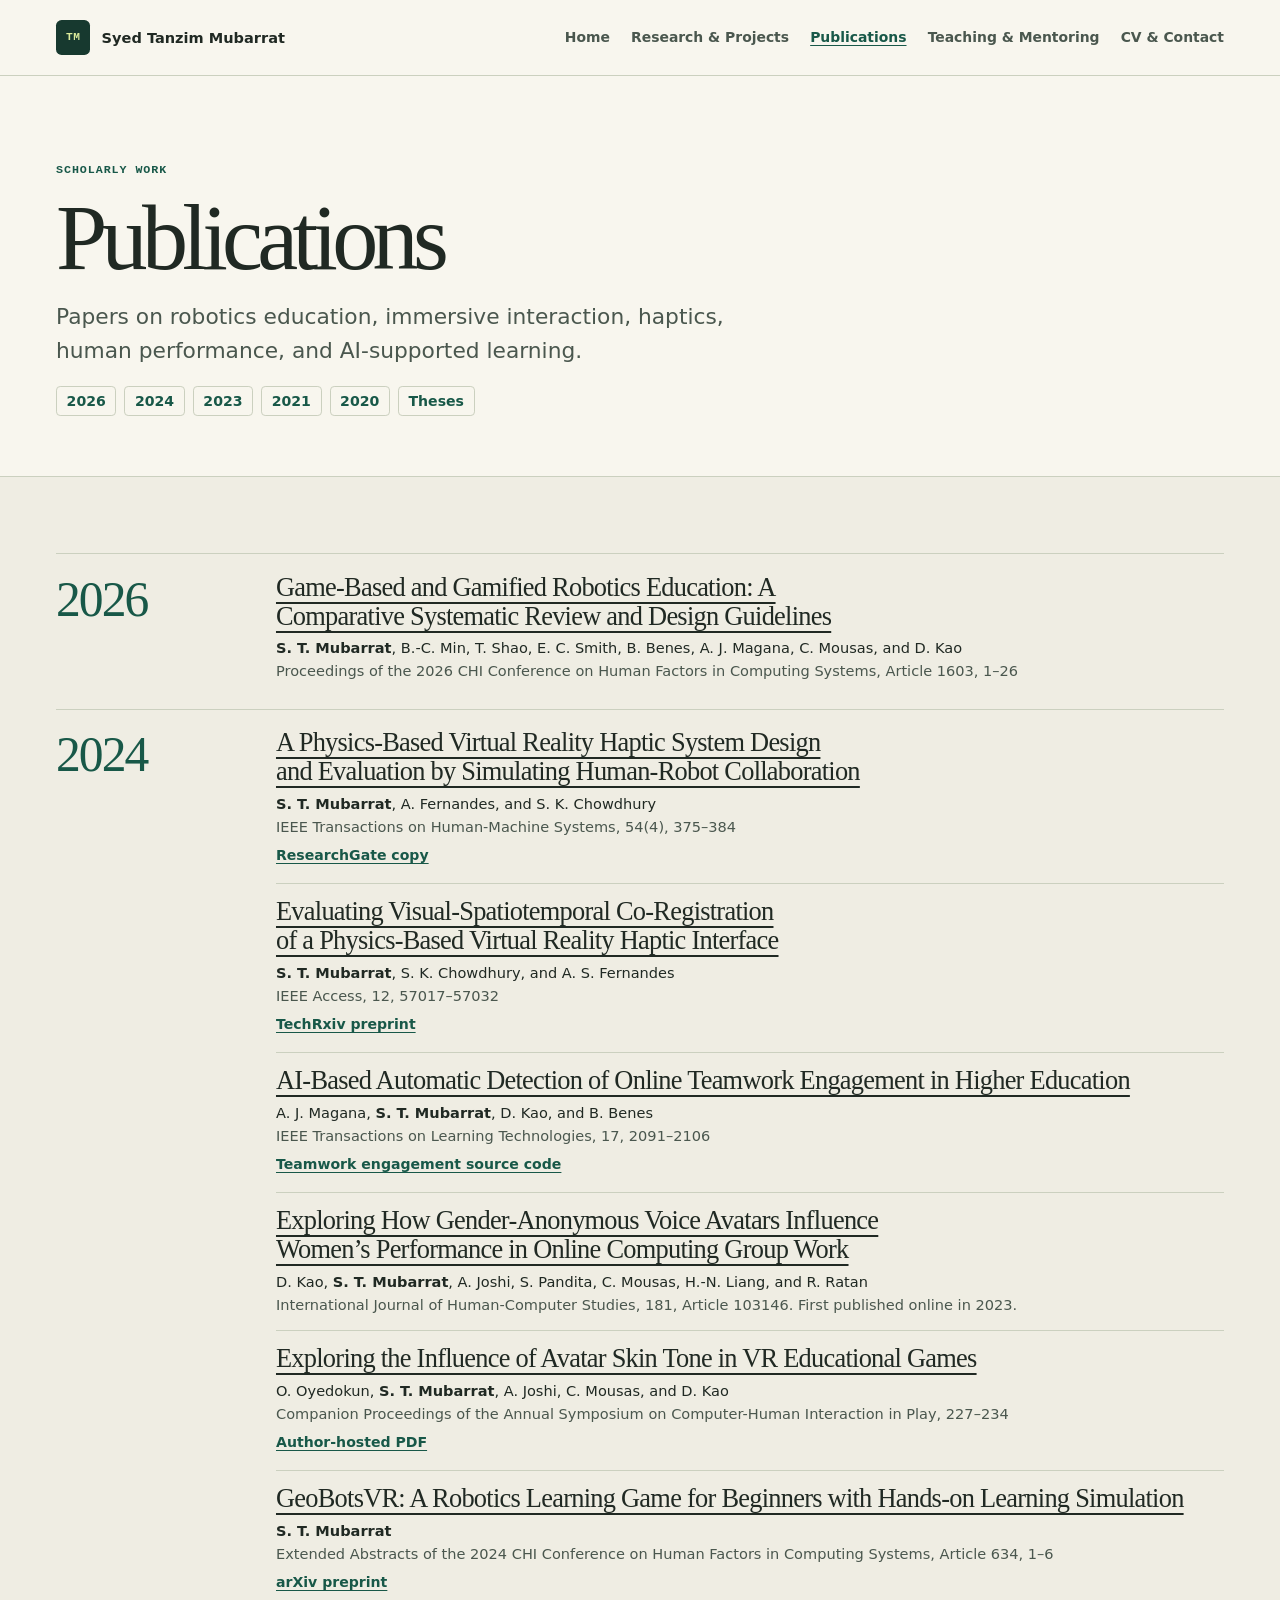
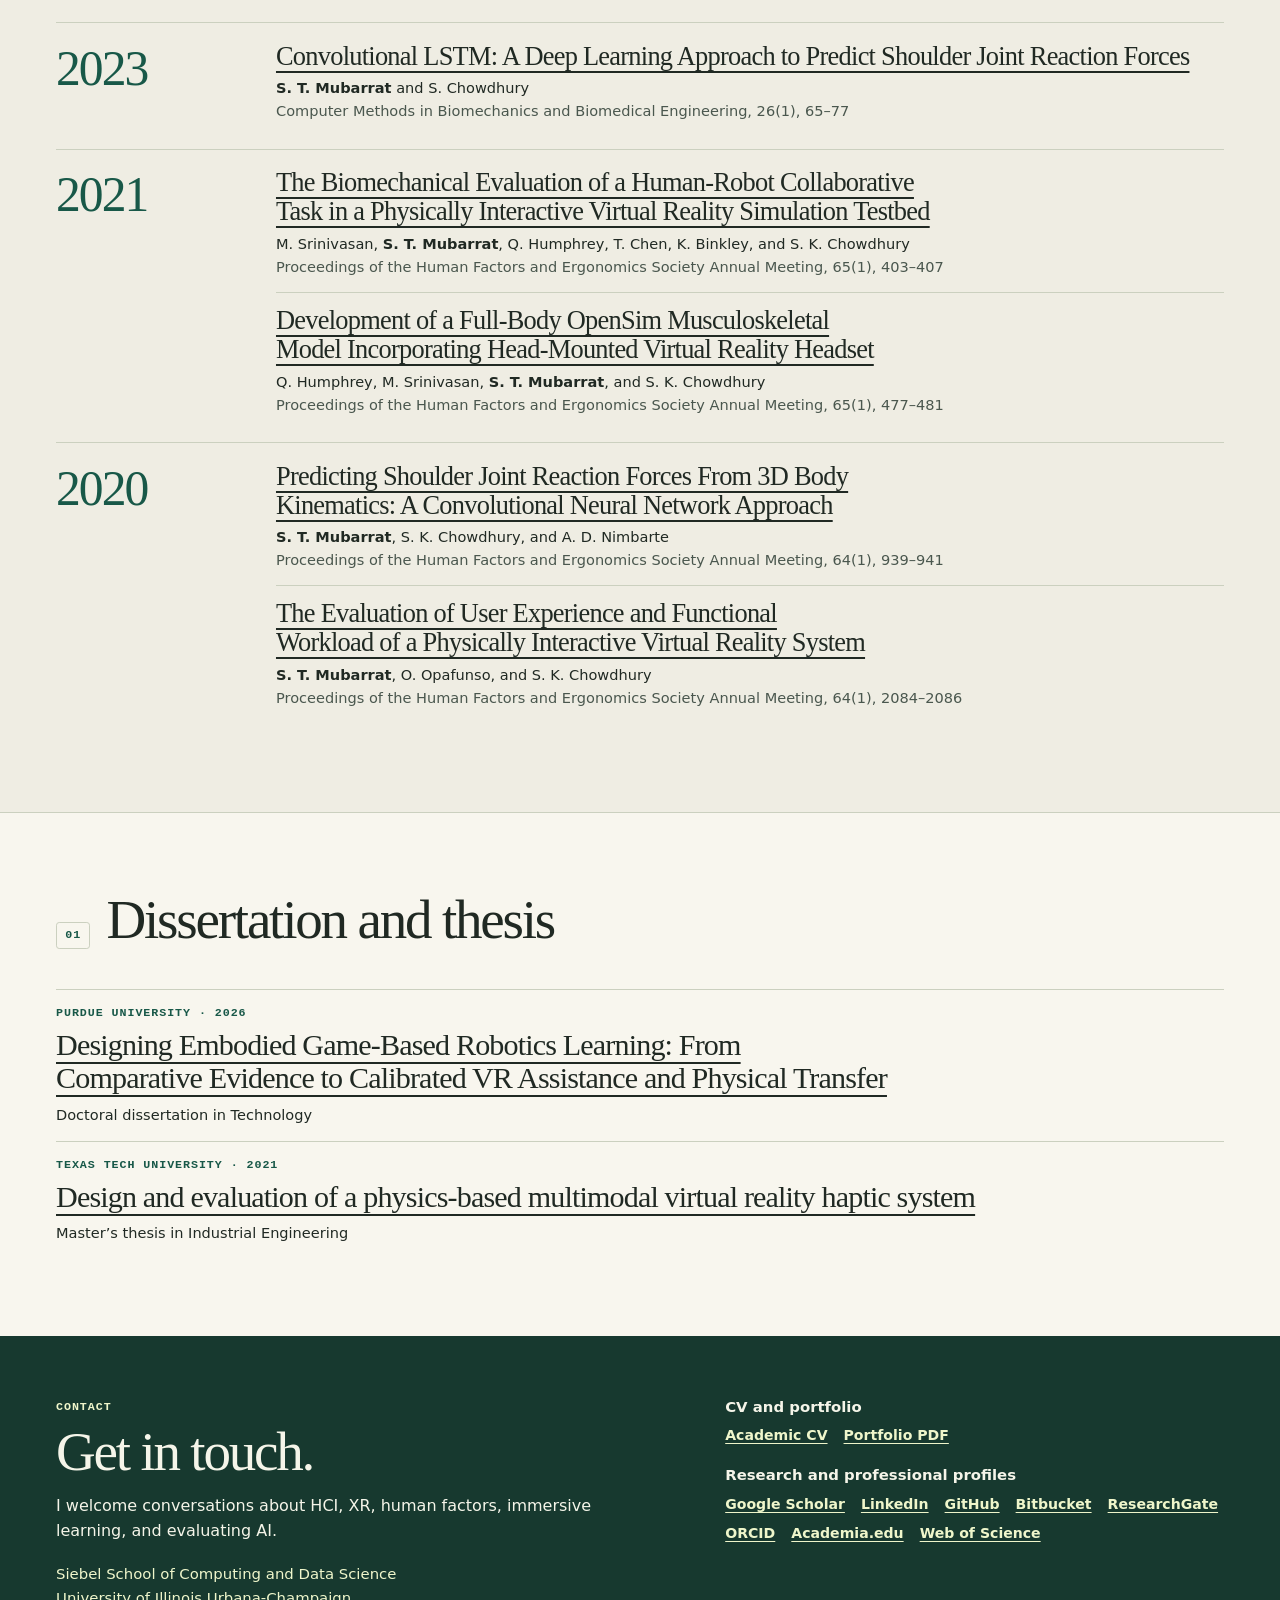
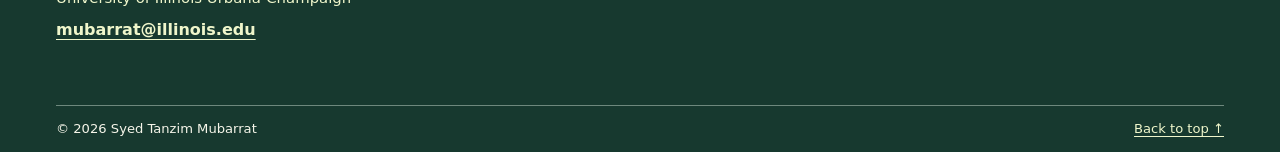
<file: publications/index.html>
<!doctype html>
<html lang="en" id="top">
<head>
  <meta charset="utf-8">
  <meta name="viewport" content="width=device-width, initial-scale=1">
  <title>Publications | Syed Tanzim Mubarrat</title>
  <meta name="description" content="Publications by Syed Tanzim Mubarrat on robotics education, virtual reality, haptics, human performance, and AI, with publisher and research resource links.">
  <meta name="theme-color" content="#f8f6ee">
  <link rel="canonical" href="https://tanzim99901.github.io/publications/">
  <meta property="og:type" content="website">
  <meta property="og:title" content="Publications | Syed Tanzim Mubarrat">
  <meta property="og:description" content="Publications by Syed Tanzim Mubarrat on robotics education, virtual reality, haptics, human performance, and AI, with publisher and research resource links.">
  <meta property="og:url" content="https://tanzim99901.github.io/publications/">
  <meta property="og:image" content="https://tanzim99901.github.io/assets/portrait.webp">
  <meta name="twitter:card" content="summary">
  <link rel="icon" href="../assets/favicon.svg" type="image/svg+xml">
  <link rel="stylesheet" href="../assets/site.css">
</head>
<body>
<a class="skip" href="#main">Skip to content</a>
<header class="site-header">
  <div class="wrap header-inner">
    <a class="brand" href="../"><span class="brand-mark" aria-hidden="true">TM</span><span>Syed Tanzim Mubarrat</span></a>
    <nav aria-label="Main navigation"><ul><li><a href="../">Home</a></li><li><a href="../projects/">Research &amp; Projects</a></li><li><a href="../publications/" aria-current="page">Publications</a></li><li><a href="../teaching/">Teaching &amp; Mentoring</a></li><li><a href="../#contact">CV &amp; Contact</a></li></ul></nav>
  </div>
</header>
<main id="main" tabindex="-1">

<section class="page-intro wrap">
  <p class="eyebrow">Scholarly work</p>
  <h1>Publications</h1>
  <p class="lead">Papers on robotics education, immersive interaction, haptics, human performance, and AI-supported learning.</p>
  <nav class="jump" aria-label="Jump to publication year"><ul class="resource-list"><li><a href="#y2026">2026</a></li><li><a href="#y2024">2024</a></li><li><a href="#y2023">2023</a></li><li><a href="#y2021">2021</a></li><li><a href="#y2020">2020</a></li><li><a href="#theses">Theses</a></li></ul></nav>
</section>
<div class="band"><div class="wrap section bibliography"><section class="pub-year" id="y2026" aria-labelledby="year-2026">
      <h2 id="year-2026">2026</h2>
      <ol class="pub-list"><li class="publication" id="chi-2026">
  <h3><a href="https://doi.org/10.1145/3772318.3791338">Game-Based and Gamified Robotics Education: A Comparative Systematic Review and Design Guidelines</a></h3>
  <p><strong>S. T. Mubarrat</strong>, B.-C. Min, T. Shao, E. C. Smith, B. Benes, A. J. Magana, C. Mousas, and D. Kao</p>
  <p class="venue">Proceedings of the 2026 CHI Conference on Human Factors in Computing Systems, Article 1603, 1–26</p>
  
</li></ol>
    </section><section class="pub-year" id="y2024" aria-labelledby="year-2024">
      <h2 id="year-2024">2024</h2>
      <ol class="pub-list"><li class="publication">
  <h3><a href="https://doi.org/10.1109/THMS.2024.3407109">A Physics-Based Virtual Reality Haptic System Design and Evaluation by Simulating Human-Robot Collaboration</a></h3>
  <p><strong>S. T. Mubarrat</strong>, A. Fernandes, and S. K. Chowdhury</p>
  <p class="venue">IEEE Transactions on Human-Machine Systems, 54(4), 375–384</p>
  <ul class="resource-list"><li><a href="https://www.researchgate.net/publication/380972238_A_Physics-based_Virtual_Reality_Haptic_System_Design_and_Evaluation_by_Simulating_Human-Robot_Collaboration">ResearchGate copy</a></li></ul>
</li><li class="publication">
  <h3><a href="https://doi.org/10.1109/ACCESS.2024.3391186">Evaluating Visual-Spatiotemporal Co-Registration of a Physics-Based Virtual Reality Haptic Interface</a></h3>
  <p><strong>S. T. Mubarrat</strong>, S. K. Chowdhury, and A. S. Fernandes</p>
  <p class="venue">IEEE Access, 12, 57017–57032</p>
  <ul class="resource-list"><li><a href="https://www.techrxiv.org/articles/preprint/Evaluating_Visual-Spatiotemporal_Coregistration_of_a_Physics-based_Virtual_Reality_Haptic_Interface/19242951">TechRxiv preprint</a></li></ul>
</li><li class="publication">
  <h3><a href="https://doi.org/10.1109/TLT.2024.3456447">AI-Based Automatic Detection of Online Teamwork Engagement in Higher Education</a></h3>
  <p>A. J. Magana, <strong>S. T. Mubarrat</strong>, D. Kao, and B. Benes</p>
  <p class="venue">IEEE Transactions on Learning Technologies, 17, 2091–2106</p>
  <ul class="resource-list"><li><a href="https://github.com/tanzim99901/n_gage_AI_emotion_detection">Teamwork engagement source code</a></li></ul>
</li><li class="publication">
  <h3><a href="https://doi.org/10.1016/j.ijhcs.2023.103146">Exploring How Gender-Anonymous Voice Avatars Influence Women’s Performance in Online Computing Group Work</a></h3>
  <p>D. Kao, <strong>S. T. Mubarrat</strong>, A. Joshi, S. Pandita, C. Mousas, H.-N. Liang, and R. Ratan</p>
  <p class="venue">International Journal of Human-Computer Studies, 181, Article 103146. First published online in 2023.</p>
  
</li><li class="publication">
  <h3><a href="https://doi.org/10.1145/3665463.3678799">Exploring the Influence of Avatar Skin Tone in VR Educational Games</a></h3>
  <p>O. Oyedokun, <strong>S. T. Mubarrat</strong>, A. Joshi, C. Mousas, and D. Kao</p>
  <p class="venue">Companion Proceedings of the Annual Symposium on Computer-Human Interaction in Play, 227–234</p>
  <ul class="resource-list"><li><a href="https://web.ics.purdue.edu/~cmousas/papers/conf24-CHIPlay-AvatarSkinToneEducationalGame.pdf">Author-hosted PDF</a></li></ul>
</li><li class="publication">
  <h3><a href="https://doi.org/10.1145/3613905.3648111">GeoBotsVR: A Robotics Learning Game for Beginners with Hands-on Learning Simulation</a></h3>
  <p><strong>S. T. Mubarrat</strong></p>
  <p class="venue">Extended Abstracts of the 2024 CHI Conference on Human Factors in Computing Systems, Article 634, 1–6</p>
  <ul class="resource-list"><li><a href="https://arxiv.org/abs/2402.09662">arXiv preprint</a></li></ul>
</li></ol>
    </section><section class="pub-year" id="y2023" aria-labelledby="year-2023">
      <h2 id="year-2023">2023</h2>
      <ol class="pub-list"><li class="publication">
  <h3><a href="https://doi.org/10.1080/10255842.2022.2045974">Convolutional LSTM: A Deep Learning Approach to Predict Shoulder Joint Reaction Forces</a></h3>
  <p><strong>S. T. Mubarrat</strong> and S. Chowdhury</p>
  <p class="venue">Computer Methods in Biomechanics and Biomedical Engineering, 26(1), 65–77</p>
  
</li></ol>
    </section><section class="pub-year" id="y2021" aria-labelledby="year-2021">
      <h2 id="year-2021">2021</h2>
      <ol class="pub-list"><li class="publication">
  <h3><a href="https://doi.org/10.1177/1071181321651267">The Biomechanical Evaluation of a Human-Robot Collaborative Task in a Physically Interactive Virtual Reality Simulation Testbed</a></h3>
  <p>M. Srinivasan, <strong>S. T. Mubarrat</strong>, Q. Humphrey, T. Chen, K. Binkley, and S. K. Chowdhury</p>
  <p class="venue">Proceedings of the Human Factors and Ergonomics Society Annual Meeting, 65(1), 403–407</p>
  
</li><li class="publication">
  <h3><a href="https://doi.org/10.1177/1071181321651270">Development of a Full-Body OpenSim Musculoskeletal Model Incorporating Head-Mounted Virtual Reality Headset</a></h3>
  <p>Q. Humphrey, M. Srinivasan, <strong>S. T. Mubarrat</strong>, and S. K. Chowdhury</p>
  <p class="venue">Proceedings of the Human Factors and Ergonomics Society Annual Meeting, 65(1), 477–481</p>
  
</li></ol>
    </section><section class="pub-year" id="y2020" aria-labelledby="year-2020">
      <h2 id="year-2020">2020</h2>
      <ol class="pub-list"><li class="publication">
  <h3><a href="https://doi.org/10.1177/1071181320641224">Predicting Shoulder Joint Reaction Forces From 3D Body Kinematics: A Convolutional Neural Network Approach</a></h3>
  <p><strong>S. T. Mubarrat</strong>, S. K. Chowdhury, and A. D. Nimbarte</p>
  <p class="venue">Proceedings of the Human Factors and Ergonomics Society Annual Meeting, 64(1), 939–941</p>
  
</li><li class="publication">
  <h3><a href="https://doi.org/10.1177/1071181320641505">The Evaluation of User Experience and Functional Workload of a Physically Interactive Virtual Reality System</a></h3>
  <p><strong>S. T. Mubarrat</strong>, O. Opafunso, and S. K. Chowdhury</p>
  <p class="venue">Proceedings of the Human Factors and Ergonomics Society Annual Meeting, 64(1), 2084–2086</p>
  
</li></ol>
    </section></div></div>
<section class="wrap section" aria-labelledby="theses">
  <div class="section-heading" id="theses">
  <span class="section-num" aria-hidden="true">01</span><h2>Dissertation and thesis</h2>
</div>
  <ul class="theses">
    <li><p class="eyebrow">Purdue University · 2026</p><h3><a href="https://doi.org/10.25394/PGS.33103967">Designing Embodied Game-Based Robotics Learning: From Comparative Evidence to Calibrated VR Assistance and Physical Transfer</a></h3><p>Doctoral dissertation in Technology</p></li>
    <li><p class="eyebrow">Texas Tech University · 2021</p><h3><a href="https://ttu-ir.tdl.org/items/cf0d96fe-29f5-477f-bb84-0d06a07d3ba6">Design and evaluation of a physics-based multimodal virtual reality haptic system</a></h3><p>Master’s thesis in Industrial Engineering</p></li>
  </ul>
</section>
</main>
<footer class="site-footer" id="contact">
  <div class="wrap footer-grid">
    <div>
      <p class="eyebrow">Contact</p>
      <h2>Get in touch.</h2>
      <p>I welcome conversations about HCI, XR, human factors, immersive learning, and evaluating AI.</p>
      <p class="affiliation">Siebel School of Computing and Data Science<br>University of Illinois Urbana-Champaign</p>
      <a class="footer-email" href="mailto:mubarrat@illinois.edu">mubarrat@illinois.edu</a>
    </div>
    <div class="footer-links">
      <h3>CV and portfolio</h3>
      <ul class="resource-list"><li><a href="https://drive.google.com/file/d/1D1xY_AAGLapWrzIIROSZ4q4ZvdYwWPhE/view?usp=sharing">Academic CV</a></li><li><a href="https://drive.google.com/file/d/1G3MaA5H3U4qgp_IEez78vlFeiRUv5wRX/view?usp=drive_link">Portfolio PDF</a></li></ul>
      <h3>Research and professional profiles</h3>
      <ul class="resource-list"><li><a href="https://scholar.google.com/citations?user=T627VzYAAAAJ&amp;hl=en">Google Scholar</a></li><li><a href="https://www.linkedin.com/in/syed-tanzim-mubarrat-862bb2106/">LinkedIn</a></li><li><a href="https://github.com/tanzim99901">GitHub</a></li><li><a href="https://bitbucket.org/tanzim99901/workspace/repositories/">Bitbucket</a></li><li><a href="https://www.researchgate.net/profile/Syed-Tanzim-Mubarrat">ResearchGate</a></li><li><a href="https://orcid.org/0000-0002-9702-8901">ORCID</a></li><li><a href="https://purdue.academia.edu/SyedTanzimMubarrat">Academia.edu</a></li><li><a href="https://www.webofscience.com/wos/author/record/JAC-0794-2023">Web of Science</a></li></ul>
    </div>
  </div>
  <div class="wrap footer-bottom"><span>© 2026 Syed Tanzim Mubarrat</span><a href="#top">Back to top <span aria-hidden="true">↑</span></a></div>
</footer>
</body>
</html>
</file>
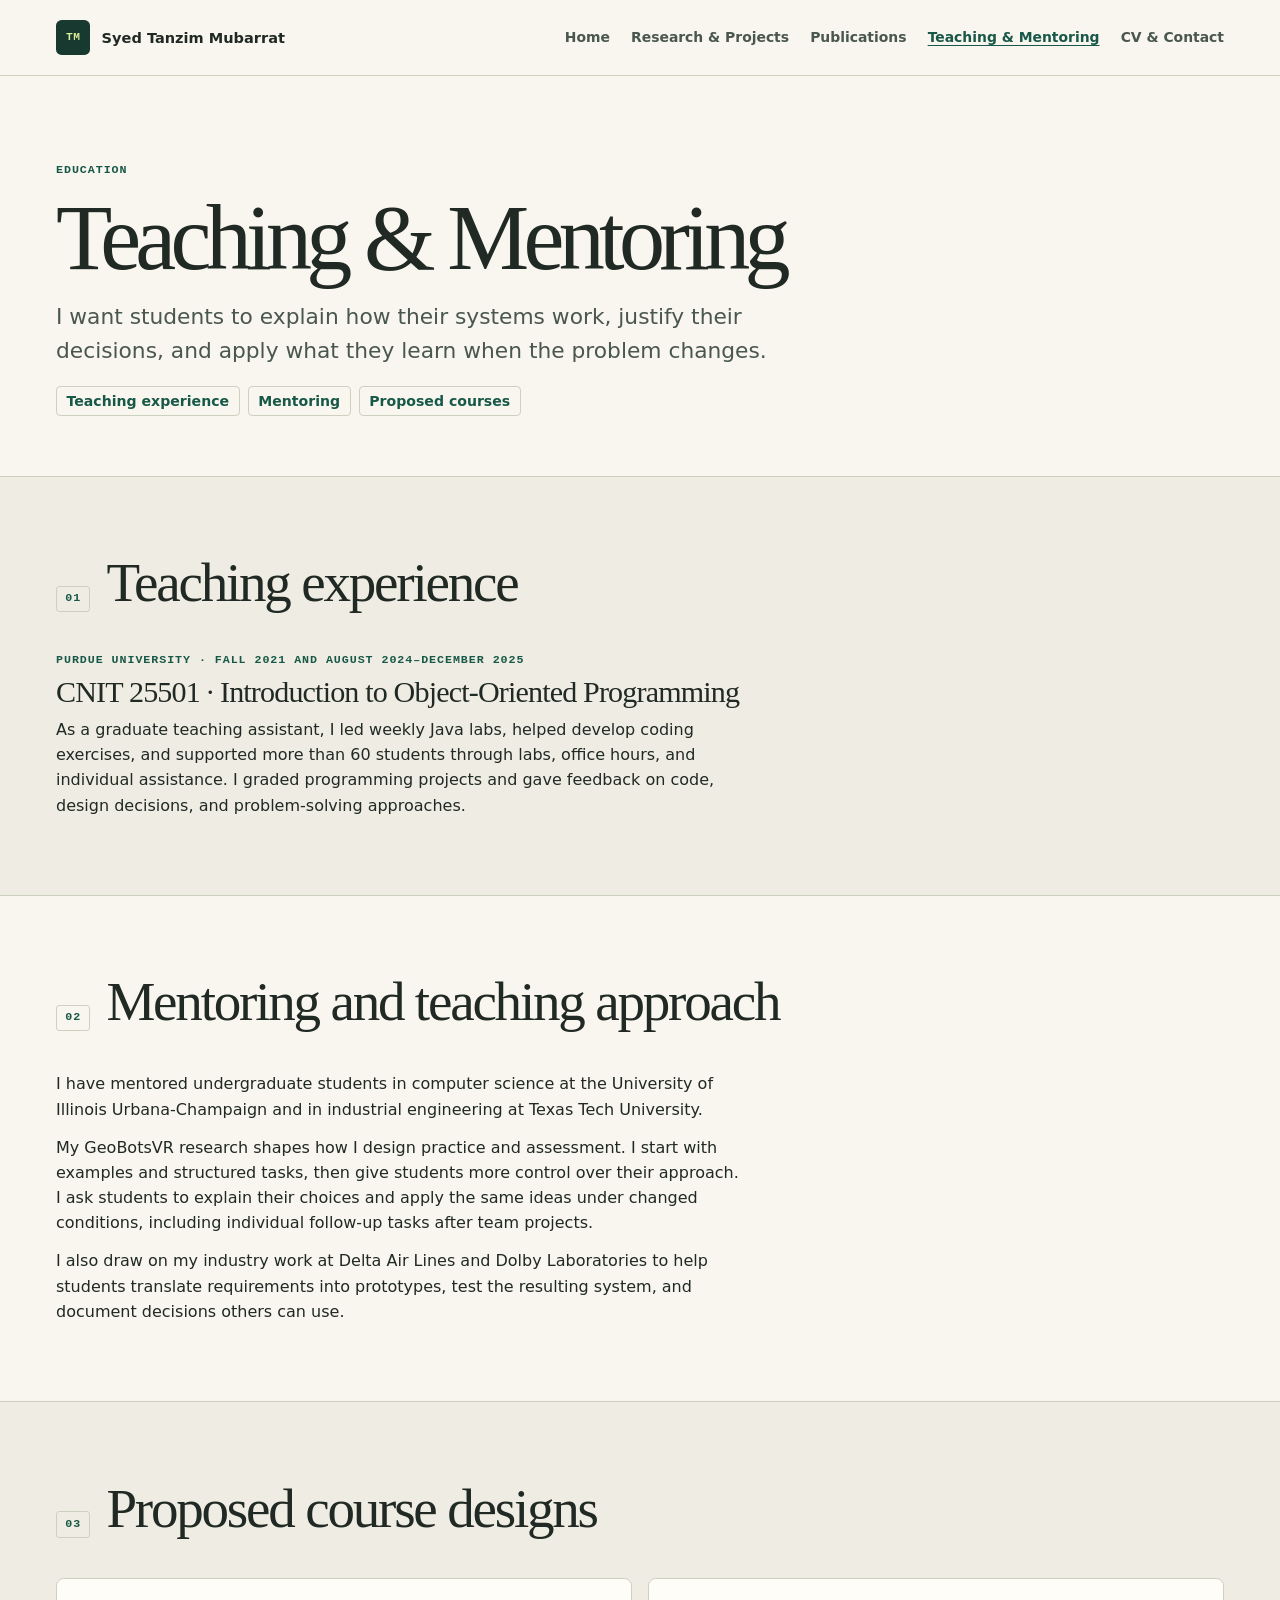
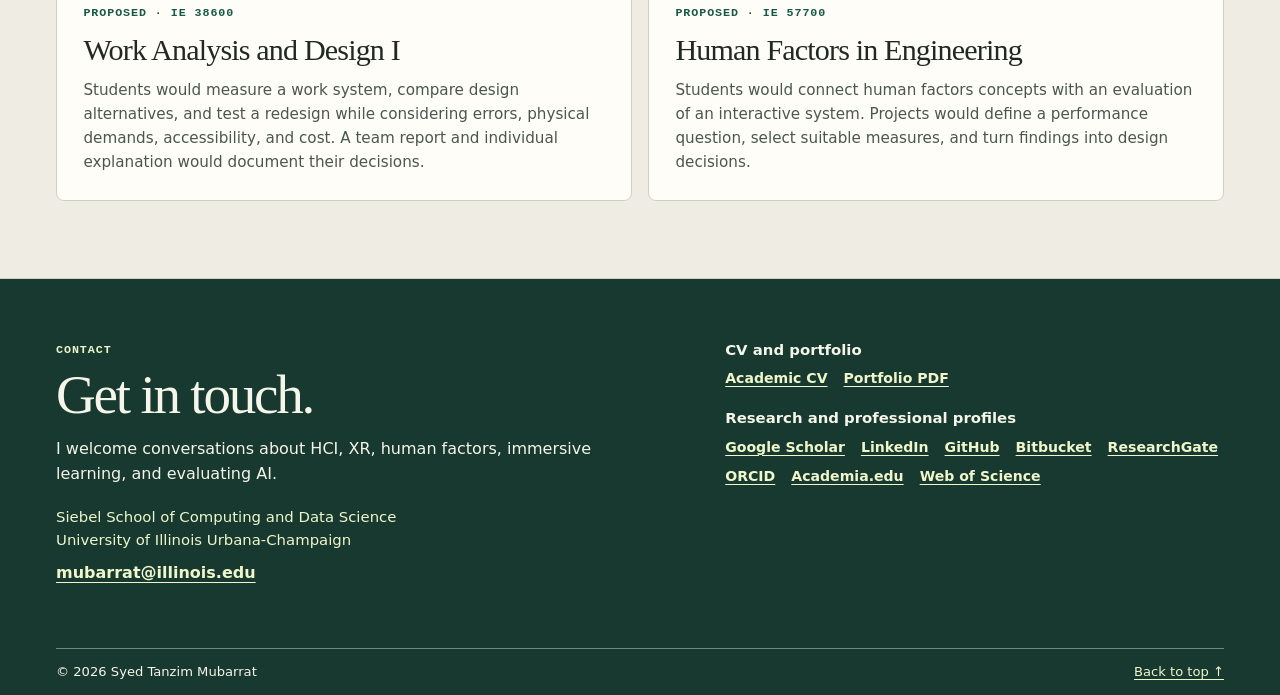
<file: teaching/index.html>
<!doctype html>
<html lang="en" id="top">
<head>
  <meta charset="utf-8">
  <meta name="viewport" content="width=device-width, initial-scale=1">
  <title>Teaching and Mentoring | Syed Tanzim Mubarrat</title>
  <meta name="description" content="Java teaching at Purdue, undergraduate research mentoring, and proposed course designs in work analysis and human factors.">
  <meta name="theme-color" content="#f8f6ee">
  <link rel="canonical" href="https://tanzim99901.github.io/teaching/">
  <meta property="og:type" content="website">
  <meta property="og:title" content="Teaching and Mentoring | Syed Tanzim Mubarrat">
  <meta property="og:description" content="Java teaching at Purdue, undergraduate research mentoring, and proposed course designs in work analysis and human factors.">
  <meta property="og:url" content="https://tanzim99901.github.io/teaching/">
  <meta property="og:image" content="https://tanzim99901.github.io/assets/portrait.webp">
  <meta name="twitter:card" content="summary">
  <link rel="icon" href="../assets/favicon.svg" type="image/svg+xml">
  <link rel="stylesheet" href="../assets/site.css">
</head>
<body>
<a class="skip" href="#main">Skip to content</a>
<header class="site-header">
  <div class="wrap header-inner">
    <a class="brand" href="../"><span class="brand-mark" aria-hidden="true">TM</span><span>Syed Tanzim Mubarrat</span></a>
    <nav aria-label="Main navigation"><ul><li><a href="../">Home</a></li><li><a href="../projects/">Research &amp; Projects</a></li><li><a href="../publications/">Publications</a></li><li><a href="../teaching/" aria-current="page">Teaching &amp; Mentoring</a></li><li><a href="../#contact">CV &amp; Contact</a></li></ul></nav>
  </div>
</header>
<main id="main" tabindex="-1">

<section class="page-intro wrap">
  <p class="eyebrow">Education</p>
  <h1>Teaching &amp; Mentoring</h1>
  <p class="lead">I want students to explain how their systems work, justify their decisions, and apply what they learn when the problem changes.</p>
  <nav class="jump" aria-label="On this page"><ul class="resource-list"><li><a href="#java">Teaching experience</a></li><li><a href="#mentoring">Mentoring</a></li><li><a href="#proposed-courses">Proposed courses</a></li></ul></nav>
</section>
<div class="band">
  <section class="wrap section history" aria-labelledby="java">
    <div class="section-heading" id="java">
  <span class="section-num" aria-hidden="true">01</span><h2>Teaching experience</h2>
</div>
    <article class="teaching-note">
      <p class="eyebrow">Purdue University · Fall 2021 and August 2024–December 2025</p>
      <h3>CNIT 25501 · Introduction to Object-Oriented Programming</h3>
      <div class="prose"><p>As a graduate teaching assistant, I led weekly Java labs, helped develop coding exercises, and supported more than 60 students through labs, office hours, and individual assistance. I graded programming projects and gave feedback on code, design decisions, and problem-solving approaches.</p></div>
    </article>
  </section>
</div>
<section class="wrap section history" aria-labelledby="mentoring">
  <div class="section-heading" id="mentoring">
  <span class="section-num" aria-hidden="true">02</span><h2>Mentoring and teaching approach</h2>
</div>
  <div class="prose">
    <p>I have mentored undergraduate students in computer science at the University of Illinois Urbana-Champaign and in industrial engineering at Texas Tech University.</p>
    <p>My GeoBotsVR research shapes how I design practice and assessment. I start with examples and structured tasks, then give students more control over their approach. I ask students to explain their choices and apply the same ideas under changed conditions, including individual follow-up tasks after team projects.</p>
    <p>I also draw on my industry work at Delta Air Lines and Dolby Laboratories to help students translate requirements into prototypes, test the resulting system, and document decisions others can use.</p>
  </div>
</section>
<div class="band">
  <section class="wrap section" aria-labelledby="proposed-courses">
    <div class="section-heading" id="proposed-courses">
  <span class="section-num" aria-hidden="true">03</span><h2>Proposed course designs</h2>
</div>
    <div class="course-grid">
      <article class="feature"><p class="eyebrow">Proposed · IE 38600</p><h3>Work Analysis and Design I</h3><p>Students would measure a work system, compare design alternatives, and test a redesign while considering errors, physical demands, accessibility, and cost. A team report and individual explanation would document their decisions.</p></article>
      <article class="feature"><p class="eyebrow">Proposed · IE 57700</p><h3>Human Factors in Engineering</h3><p>Students would connect human factors concepts with an evaluation of an interactive system. Projects would define a performance question, select suitable measures, and turn findings into design decisions.</p></article>
    </div>
  </section>
</div>
</main>
<footer class="site-footer" id="contact">
  <div class="wrap footer-grid">
    <div>
      <p class="eyebrow">Contact</p>
      <h2>Get in touch.</h2>
      <p>I welcome conversations about HCI, XR, human factors, immersive learning, and evaluating AI.</p>
      <p class="affiliation">Siebel School of Computing and Data Science<br>University of Illinois Urbana-Champaign</p>
      <a class="footer-email" href="mailto:mubarrat@illinois.edu">mubarrat@illinois.edu</a>
    </div>
    <div class="footer-links">
      <h3>CV and portfolio</h3>
      <ul class="resource-list"><li><a href="https://drive.google.com/file/d/1D1xY_AAGLapWrzIIROSZ4q4ZvdYwWPhE/view?usp=sharing">Academic CV</a></li><li><a href="https://drive.google.com/file/d/1G3MaA5H3U4qgp_IEez78vlFeiRUv5wRX/view?usp=drive_link">Portfolio PDF</a></li></ul>
      <h3>Research and professional profiles</h3>
      <ul class="resource-list"><li><a href="https://scholar.google.com/citations?user=T627VzYAAAAJ&amp;hl=en">Google Scholar</a></li><li><a href="https://www.linkedin.com/in/syed-tanzim-mubarrat-862bb2106/">LinkedIn</a></li><li><a href="https://github.com/tanzim99901">GitHub</a></li><li><a href="https://bitbucket.org/tanzim99901/workspace/repositories/">Bitbucket</a></li><li><a href="https://www.researchgate.net/profile/Syed-Tanzim-Mubarrat">ResearchGate</a></li><li><a href="https://orcid.org/0000-0002-9702-8901">ORCID</a></li><li><a href="https://purdue.academia.edu/SyedTanzimMubarrat">Academia.edu</a></li><li><a href="https://www.webofscience.com/wos/author/record/JAC-0794-2023">Web of Science</a></li></ul>
    </div>
  </div>
  <div class="wrap footer-bottom"><span>© 2026 Syed Tanzim Mubarrat</span><a href="#top">Back to top <span aria-hidden="true">↑</span></a></div>
</footer>
</body>
</html>
</file>
<file: assets/site.css>
:root {
  color-scheme: light;
  --canvas: #f8f6ee;
  --paper: #fffdf8;
  --band: #efede3;
  --ink: #202923;
  --muted: #4a574e;
  --accent: #185848;
  --deep: #17392f;
  --lime: #dcec9c;
  --rule: #cbd0bf;
  --serif: Georgia, 'Times New Roman', serif;
  --sans: system-ui, -apple-system, 'Segoe UI', sans-serif;
  --mono: ui-monospace, 'SFMono-Regular', Consolas, monospace;
  --wrap: 73rem;
}
*, *::before, *::after { box-sizing: border-box; }
html { scroll-padding-top: 1.5rem; }
body { margin: 0; background: var(--canvas); color: var(--ink); font: 1rem/1.58 var(--sans); }
img { display: block; max-width: 100%; height: auto; }
a { color: var(--accent); text-underline-offset: .22em; text-decoration-thickness: .07em; }
a:hover { text-decoration-thickness: .13em; }
:focus-visible { outline: 3px solid #a44424; outline-offset: .25rem; }
p, figure, dl, dd, ul, ol { margin: 0; }
h1, h2, h3 { margin: 0; font-family: var(--serif); font-weight: 500; line-height: 1.1; text-wrap: balance; }
h2 { font-size: clamp(2.1rem, 4.3vw, 3.75rem); letter-spacing: -.04em; }
h3 { font-size: clamp(1.4rem, 2.35vw, 2rem); letter-spacing: -.028em; }
.wrap { width: min(var(--wrap), calc(100% - clamp(2rem, 8vw, 7rem))); margin-inline: auto; }
.section { padding-block: clamp(2.85rem, 6vw, 5.2rem); }
.band { background: var(--band); border-block: 1px solid var(--rule); }
.band + .band { border-block-start: 0; }
.eyebrow, .section-num, .timeline-date, figcaption {
  color: var(--accent);
  font: 650 .73rem/1.45 var(--mono);
  letter-spacing: .08em;
  text-transform: uppercase;
}
.skip {
  position: fixed; top: .75rem; left: .75rem; z-index: 2;
  padding: .65rem 1rem; color: var(--ink); background: var(--lime);
  transform: translateY(-180%);
}
.skip:focus { transform: translateY(0); }
.site-header { border-block-end: 1px solid var(--rule); }
.header-inner { display: flex; align-items: center; justify-content: space-between; gap: .5rem 2rem; min-height: 4.7rem; }
.brand { display: inline-flex; align-items: center; gap: .7rem; flex-shrink: 0; color: var(--ink); font-weight: 700; font-size: .91rem; text-decoration: none; }
.brand-mark { display: grid; place-items: center; width: 2.15rem; height: 2.15rem; background: var(--deep); color: var(--lime); font: 700 .7rem/1 var(--mono); letter-spacing: .05em; border-radius: .35rem; }
.site-header ul, .resource-list { display: flex; flex-wrap: wrap; align-items: baseline; gap: .1rem 1rem; padding: 0; list-style: none; }
.site-header ul { justify-content: flex-end; gap: .1rem clamp(.6rem, 1.65vw, 1.4rem); }
.site-header nav a { display: block; padding-block: .65rem; color: var(--muted); text-decoration: none; font-size: .87rem; font-weight: 650; }
.site-header nav a:hover, .site-header nav a[aria-current] { color: var(--accent); text-decoration: underline; }
.hero { display: grid; grid-template-columns: minmax(0, 1fr) minmax(14rem, .65fr); align-items: center; gap: clamp(2rem, 8vw, 7.5rem); padding-block: clamp(3rem, 5.5vw, 5.25rem); }
.hero-copy { min-width: 0; }
.hero h1 { margin: .64rem 0 1.25rem; font-size: clamp(3.4rem, 8.05vw, 7.05rem); letter-spacing: -.07em; line-height: .91; text-wrap: wrap; }
.accent { color: var(--accent); }
.hero-lead { max-width: 32rem; font-size: clamp(1.13rem, 2.25vw, 1.54rem); line-height: 1.42; letter-spacing: -.025em; }
.affiliation { margin-block-start: 1.22rem; color: var(--muted); font-size: .93rem; }
.affiliation strong { color: var(--ink); }
.actions { display: flex; flex-wrap: wrap; gap: .65rem; margin-block-start: 1.45rem; }
.button { display: inline-flex; align-items: center; gap: .65rem; justify-content: center; padding: .68rem .9rem; border: 1px solid var(--accent); border-radius: .35rem; font-size: .87rem; font-weight: 700; text-decoration: none; }
.button.primary { color: #fff; background: var(--accent); }
.button.primary:hover { background: var(--deep); }
.button.secondary:hover { background: var(--lime); }
.portrait { width: 100%; max-width: 22.5rem; justify-self: end; }
.portrait-frame { background: var(--deep); padding: .62rem; border-radius: .5rem .5rem .1rem .1rem; }
.portrait-image { width: 100%; aspect-ratio: 4 / 4.28; object-fit: cover; object-position: center 42%; border-radius: .14rem; }
.portrait figcaption { display: flex; justify-content: space-between; align-items: baseline; gap: .5rem; padding: .65rem 0 .34rem; border-block-end: 1px solid var(--rule); }
.section-heading { display: flex; align-items: baseline; gap: .6rem 1rem; margin-block-end: clamp(1.4rem, 3vw, 2.4rem); }
.section-num { display: grid; place-items: center; flex: 0 0 auto; width: 2.15rem; height: 1.65rem; border-radius: .2rem; border: 1px solid var(--rule); }
.feature-grid, .course-grid { display: grid; gap: 1rem; grid-template-columns: repeat(3, minmax(0, 1fr)); }
.course-grid { grid-template-columns: repeat(2, minmax(0, 1fr)); }
.feature { min-width: 0; padding: clamp(1rem, 2.4vw, 1.65rem); background: var(--paper); border: 1px solid var(--rule); border-radius: .48rem; }
.feature h3 { margin-block: .72rem .7rem; }
.feature h3 a { color: var(--ink); text-decoration: none; }
.feature h3 a:hover { text-decoration: underline; }
.feature h3 span { color: var(--accent); font: 650 .8em var(--sans); }
.feature > p:last-child { color: var(--muted); font-size: .95rem; }
.paper-spotlight { display: grid; grid-template-columns: 1fr auto; align-items: end; gap: .5rem 1.4rem; margin-block-start: 1rem; padding: clamp(1rem, 2.5vw, 1.7rem); border-radius: .48rem; background: var(--lime); }
.paper-spotlight .eyebrow { grid-column: 1 / -1; }
.paper-spotlight p:not(.eyebrow) { margin-block-start: .42rem; }
.paper-spotlight > a { font-weight: 700; }
.prose { max-width: 68ch; }
.prose > * + * { margin-block-start: .8rem; }
.about { display: grid; grid-template-columns: .42fr 1fr; align-items: start; gap: 0 2rem; }
.about .jump { grid-column: 2; }
.timeline { padding: 0; list-style: none; }
.timeline li { display: grid; grid-template-columns: minmax(9.5rem, .32fr) 1fr; gap: .3rem 2rem; padding-block: 1rem; border-block-start: 1px solid var(--rule); }
.timeline li:last-child { border-block-end: 1px solid var(--rule); }
.timeline-date { padding-block-start: .3rem; }
.timeline-role { font-weight: 650; margin-block-start: .25rem; }
.timeline-role + p { color: var(--muted); font-size: .94rem; margin-block-start: .15rem; }
.page-intro { padding-block: clamp(2.7rem, 7vw, 5.35rem) clamp(2.2rem, 5vw, 3.7rem); }
.page-intro h1 { margin-block: .55rem .7rem; font-size: clamp(2.65rem, 7.2vw, 5.8rem); letter-spacing: -.062em; }
.lead { max-width: 52ch; color: var(--muted); font-size: clamp(1.08rem, 2.1vw, 1.36rem); }
.jump { margin-block-start: 1.1rem; }
.jump .resource-list { gap: .4rem .5rem; }
.jump a { display: block; padding: .32rem .6rem; border: 1px solid var(--rule); border-radius: .26rem; text-decoration: none; font-size: .83rem; font-weight: 650; }
.jump a:hover { border-color: var(--accent); background: var(--paper); }
.case { padding: clamp(1rem, 3.5vw, 2rem); border: 1px solid var(--rule); border-radius: .48rem; background: var(--paper); }
.case + .case { margin-block-start: 1rem; }
.case-header { margin-block-end: .95rem; }
.case-header h3 { margin-block: .48rem; font-size: clamp(1.65rem, 3.8vw, 2.75rem); }
.case-summary { color: var(--accent); font-weight: 650; }
.case-with-figure { display: grid; grid-template-columns: minmax(0, 1fr) minmax(12rem, .57fr); gap: 1.2rem clamp(1.3rem, 4vw, 3rem); align-items: start; }
.case-figure { min-width: 0; }
.case-image { width: 100%; max-height: 18rem; object-fit: contain; border-radius: .3rem; background: var(--band); border: 1px solid var(--rule); }
.case-figure figcaption { padding-block-start: .4rem; }
.conditions { display: grid; grid-template-columns: repeat(3, minmax(0, 1fr)); gap: .65rem; margin-block-start: 1.15rem; }
.conditions div { padding: .7rem .8rem; border-inline-start: 3px solid var(--accent); background: var(--band); border-radius: .25rem; }
.conditions dt { font-size: .9rem; font-weight: 750; }
.conditions dd { color: var(--muted); font-size: .85rem; margin-block-start: .2rem; }
.case > .resource-list { margin-block-start: 1.05rem; }
.resource-list a { display: inline-block; padding-block: .18rem; font-size: .88rem; font-weight: 650; }
.archive-grid { display: grid; grid-template-columns: repeat(2, minmax(0, 1fr)); gap: 1rem; }
.archive-card { overflow: hidden; border: 1px solid var(--rule); border-radius: .48rem; background: var(--paper); }
.archive-image { width: 100%; height: clamp(9.5rem, 21vw, 15rem); object-fit: cover; }
.archive-copy { padding: 1.1rem 1.25rem; }
.archive-copy h3 { margin-block: .45rem; }
.archive-copy > p:not(.eyebrow) { color: var(--muted); font-size: .93rem; }
.archive-copy .resource-list { margin-block-start: .55rem; }
.pub-year { display: grid; grid-template-columns: minmax(6rem, .2fr) 1fr; gap: 1rem 1.9rem; padding-block: 1.15rem 1.65rem; border-block-start: 1px solid var(--rule); }
.pub-year h2 { font-size: clamp(2rem, 4.1vw, 3.1rem); color: var(--accent); }
.pub-list, .theses { padding: 0; list-style: none; }
.publication + .publication { border-block-start: 1px solid var(--rule); margin-block-start: .85rem; padding-block-start: .85rem; }
.publication h3 { font-size: clamp(1.24rem, 2.2vw, 1.65rem); margin-block-end: .35rem; }
.publication h3 a, .theses h3 a { color: var(--ink); }
.publication p, .theses p:not(.eyebrow) { font-size: .91rem; }
.publication .venue { color: var(--muted); }
.publication .resource-list { margin-block-start: .2rem; }
.theses li { border-block-start: 1px solid var(--rule); padding-block: .95rem; }
.theses h3, .teaching-note h3 { margin-block: .45rem; }
.site-footer { background: var(--deep); color: #f5f5e9; }
.site-footer a, .site-footer .eyebrow, .site-footer .affiliation { color: #eff6cb; }
.site-footer a:focus-visible { outline-color: var(--lime); }
.footer-grid { display: grid; grid-template-columns: 1fr .88fr; gap: 1.75rem clamp(2rem, 8vw, 7rem); padding-block: clamp(2rem, 5vw, 3.9rem); }
.footer-grid h2 { margin-block: .4rem .65rem; }
.footer-email { display: inline-block; margin-block-start: .45rem; font-weight: 700; overflow-wrap: anywhere; }
.footer-links h3 { margin-block-end: .4rem; font-family: var(--sans); font-size: .93rem; font-weight: 700; letter-spacing: 0; }
.footer-links ul + h3 { margin-block-start: 1.1rem; }
.footer-bottom { display: flex; justify-content: space-between; gap: 1rem; padding-block: .8rem; border-block-start: 1px solid #6e887d; font-size: .82rem; }

@media (max-width: 55rem) {
  .header-inner { flex-wrap: wrap; padding-block: .72rem .45rem; }
  .site-header ul { justify-content: flex-start; }
  .hero { gap: 1.4rem; }
  .hero h1 { font-size: clamp(3.2rem, 8.6vw, 5.55rem); }
  .case-with-figure { grid-template-columns: minmax(0, 1fr) minmax(9rem, .52fr); }
}
@media (max-width: 42rem) {
  .header-inner { display: block; }
  .site-header ul { gap: .1rem .75rem; margin-block-start: .27rem; }
  .site-header nav a { font-size: .8rem; padding-block: .4rem; }
  .hero { grid-template-columns: 1fr; padding-block: 2.5rem 2.8rem; gap: 1.75rem; }
  .portrait { justify-self: start; width: min(100%, 17rem); }
  .feature-grid, .course-grid, .archive-grid, .about, .footer-grid, .case-with-figure, .conditions { grid-template-columns: 1fr; }
  .about .jump { grid-column: 1; }
  .paper-spotlight { grid-template-columns: 1fr; align-items: start; }
  .timeline li { grid-template-columns: 1fr; }
  .pub-year { grid-template-columns: 1fr; gap: .65rem; }
  .case-image { max-height: 15rem; }
  .footer-bottom { flex-wrap: wrap; }
}
</file>
